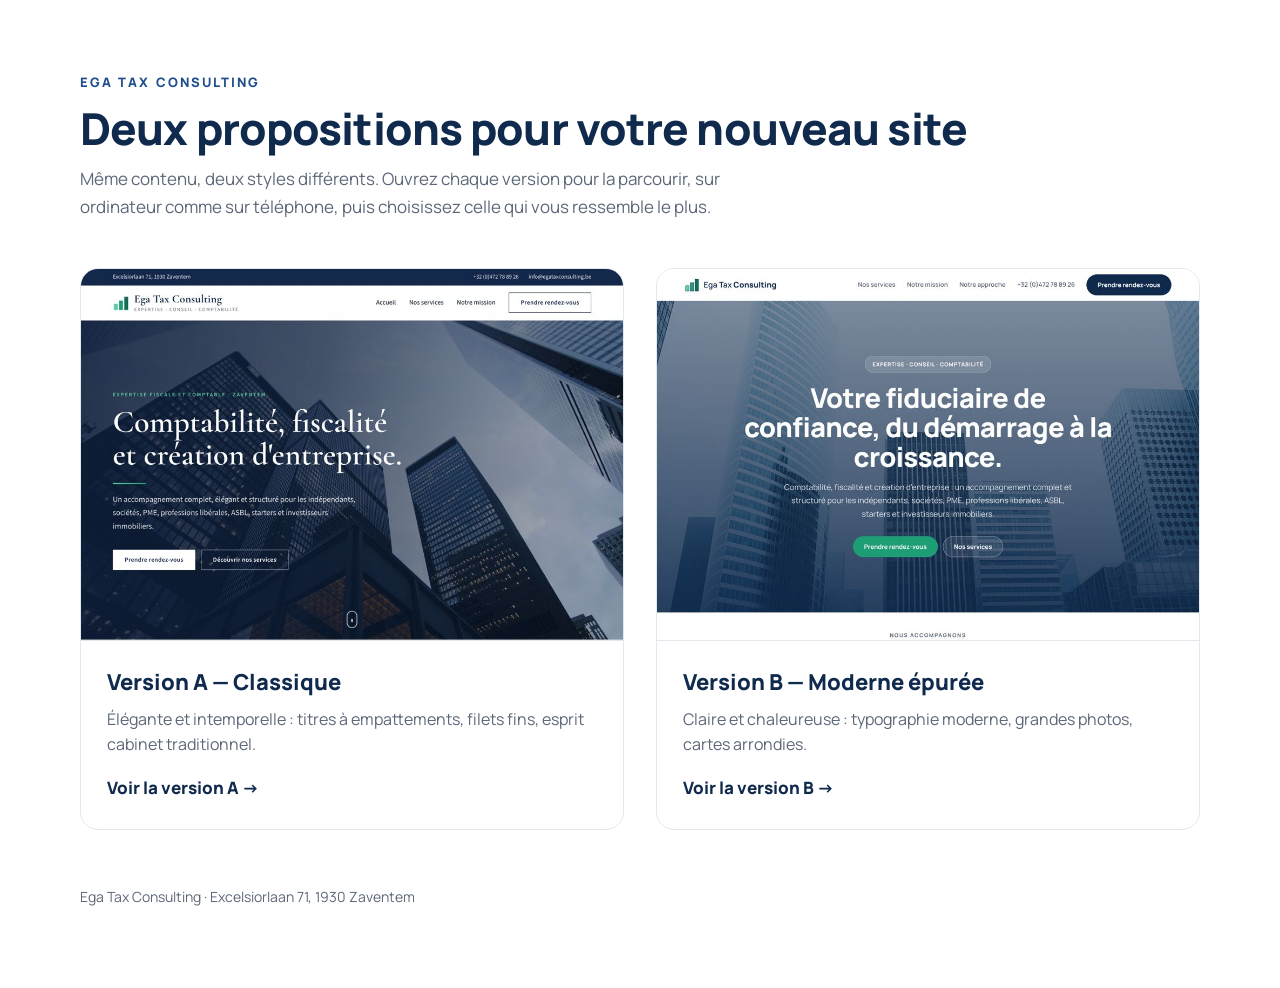
<file: index.html>
<!doctype html>
<html lang="fr">
<head>
  <meta charset="utf-8">
  <meta name="viewport" content="width=device-width, initial-scale=1">
  <title>Ega Tax Consulting — Choix du site</title>
  <meta name="robots" content="noindex">
  <link rel="icon" href="assets/favicon.svg" type="image/svg+xml">
  <link href="https://fonts.googleapis.com/css2?family=Manrope:wght@400;600;800&display=swap" rel="stylesheet">
  <style>
    *{box-sizing:border-box}
    body{margin:0;background:#fff;color:#1A2536;font:400 17px/1.6 Manrope,system-ui,sans-serif;-webkit-font-smoothing:antialiased}
    .wrap{width:min(100% - 32px,1120px);margin:0 auto;padding:72px 0 80px}
    h1{color:#0F2A4D;font-size:clamp(30px,4vw,44px);font-weight:800;letter-spacing:-.02em;margin:10px 0 12px;line-height:1.15}
    .over{font-size:13px;font-weight:800;letter-spacing:.16em;text-transform:uppercase;color:#1E4E8C;margin:0}
    .intro{color:#5C6778;max-width:640px;margin:0}
    .grid{display:grid;grid-template-columns:1fr 1fr;gap:32px;margin-top:48px}
    .opt{display:block;color:inherit;text-decoration:none;border:1px solid #E3E8EF;border-radius:18px;overflow:hidden;transition:box-shadow .3s,transform .3s}
    .opt:hover{box-shadow:0 24px 48px -24px rgba(15,42,77,.3);transform:translateY(-4px)}
    .opt img{display:block;width:100%;aspect-ratio:16/11;object-fit:cover;object-position:top;border-bottom:1px solid #E3E8EF}
    .opt div{padding:24px 26px 28px}
    .opt h2{margin:0 0 6px;color:#0F2A4D;font-size:22px;font-weight:800}
    .opt p{margin:0;color:#5C6778;font-size:16px}
    .opt span{display:inline-block;margin-top:16px;font-weight:800;color:#0F2A4D}
    footer{margin-top:56px;color:#5C6778;font-size:14px}
    @media(max-width:760px){.grid{grid-template-columns:1fr}.wrap{padding-top:48px}}
  </style>
</head>
<body>
  <main class="wrap">
    <p class="over">Ega Tax Consulting</p>
    <h1>Deux propositions pour votre nouveau site</h1>
    <p class="intro">Même contenu, deux styles différents. Ouvrez chaque version pour la parcourir, sur ordinateur comme sur téléphone, puis choisissez celle qui vous ressemble le plus.</p>
    <div class="grid">
      <a class="opt" href="version-a/">
        <img src="assets/img/apercu-version-a.jpg" alt="Aperçu de la version A" loading="lazy">
        <div><h2>Version A — Classique</h2><p>Élégante et intemporelle : titres à empattements, filets fins, esprit cabinet traditionnel.</p><span>Voir la version A →</span></div>
      </a>
      <a class="opt" href="version-b/">
        <img src="assets/img/apercu-version-b.jpg" alt="Aperçu de la version B" loading="lazy">
        <div><h2>Version B — Moderne épurée</h2><p>Claire et chaleureuse : typographie moderne, grandes photos, cartes arrondies.</p><span>Voir la version B →</span></div>
      </a>
    </div>
    <footer>Ega Tax Consulting · Excelsiorlaan 71, 1930 Zaventem</footer>
  </main>
</body>
</html>
</file>
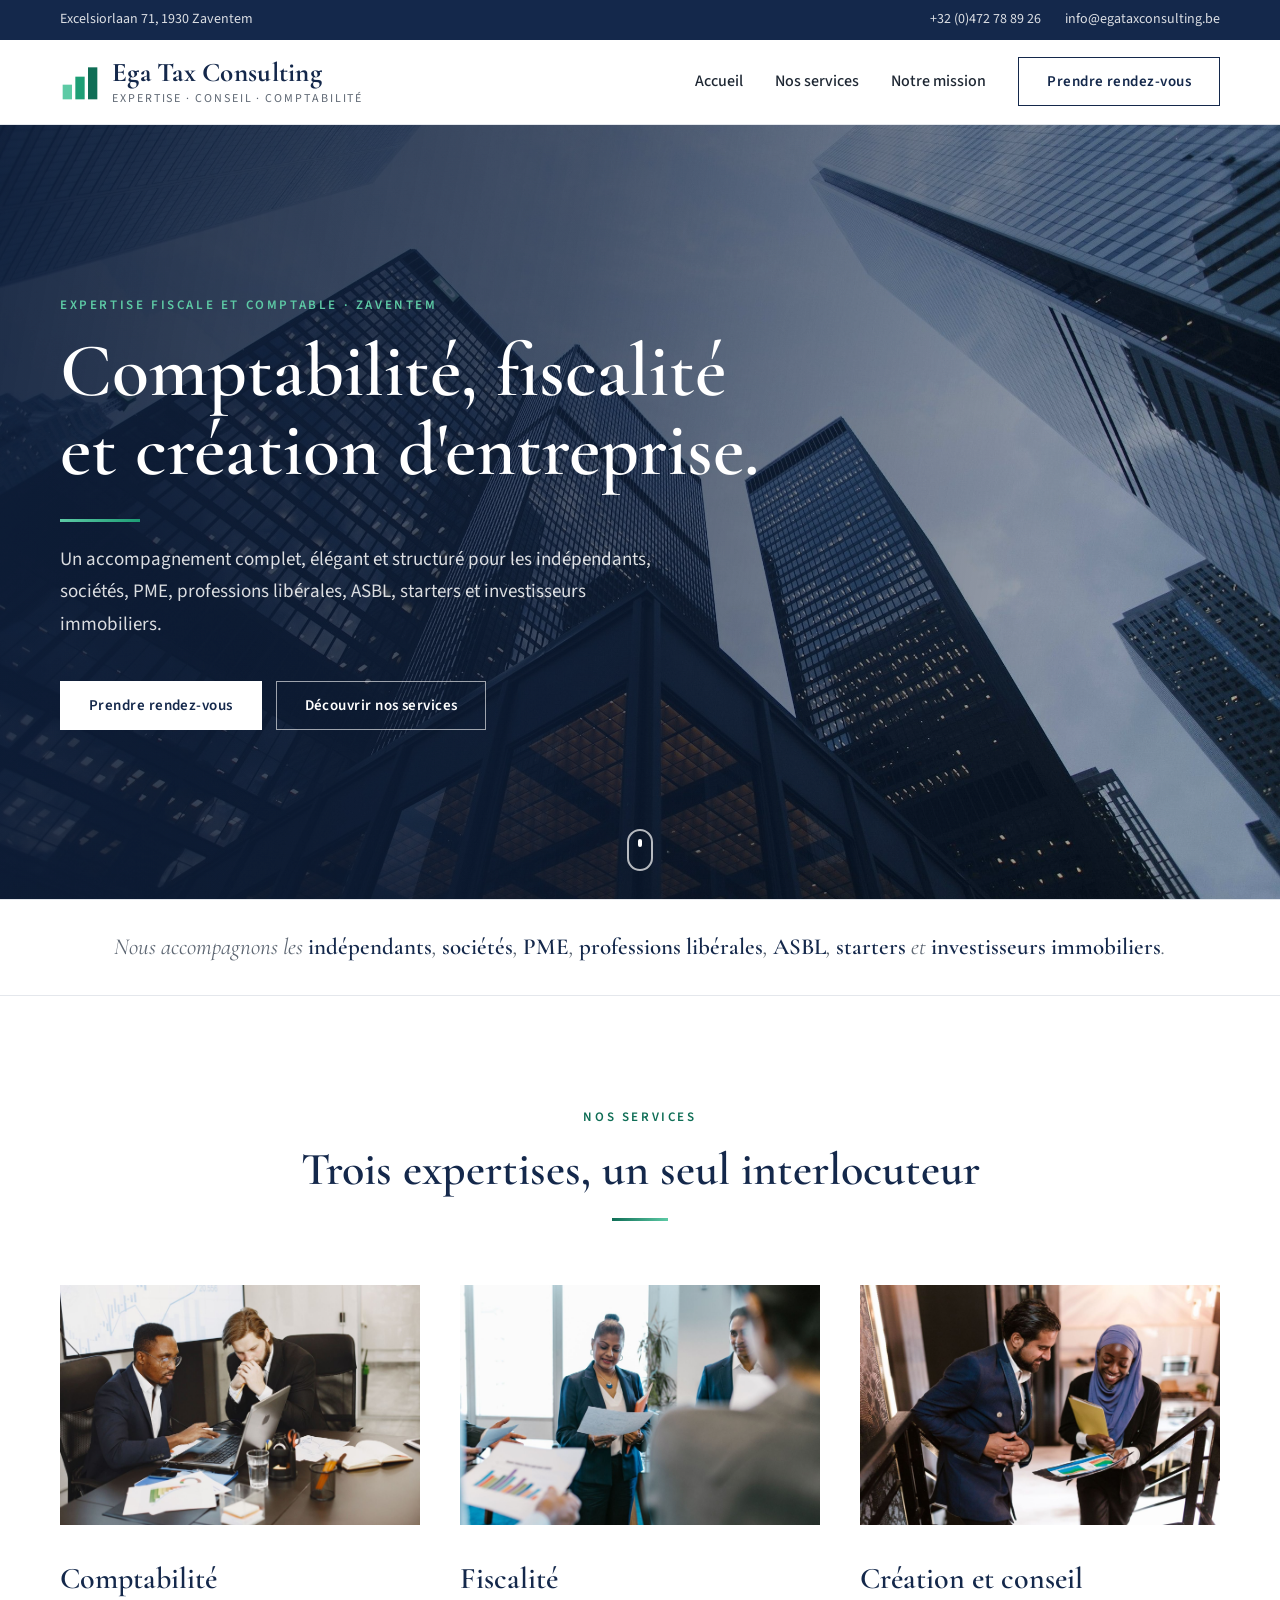
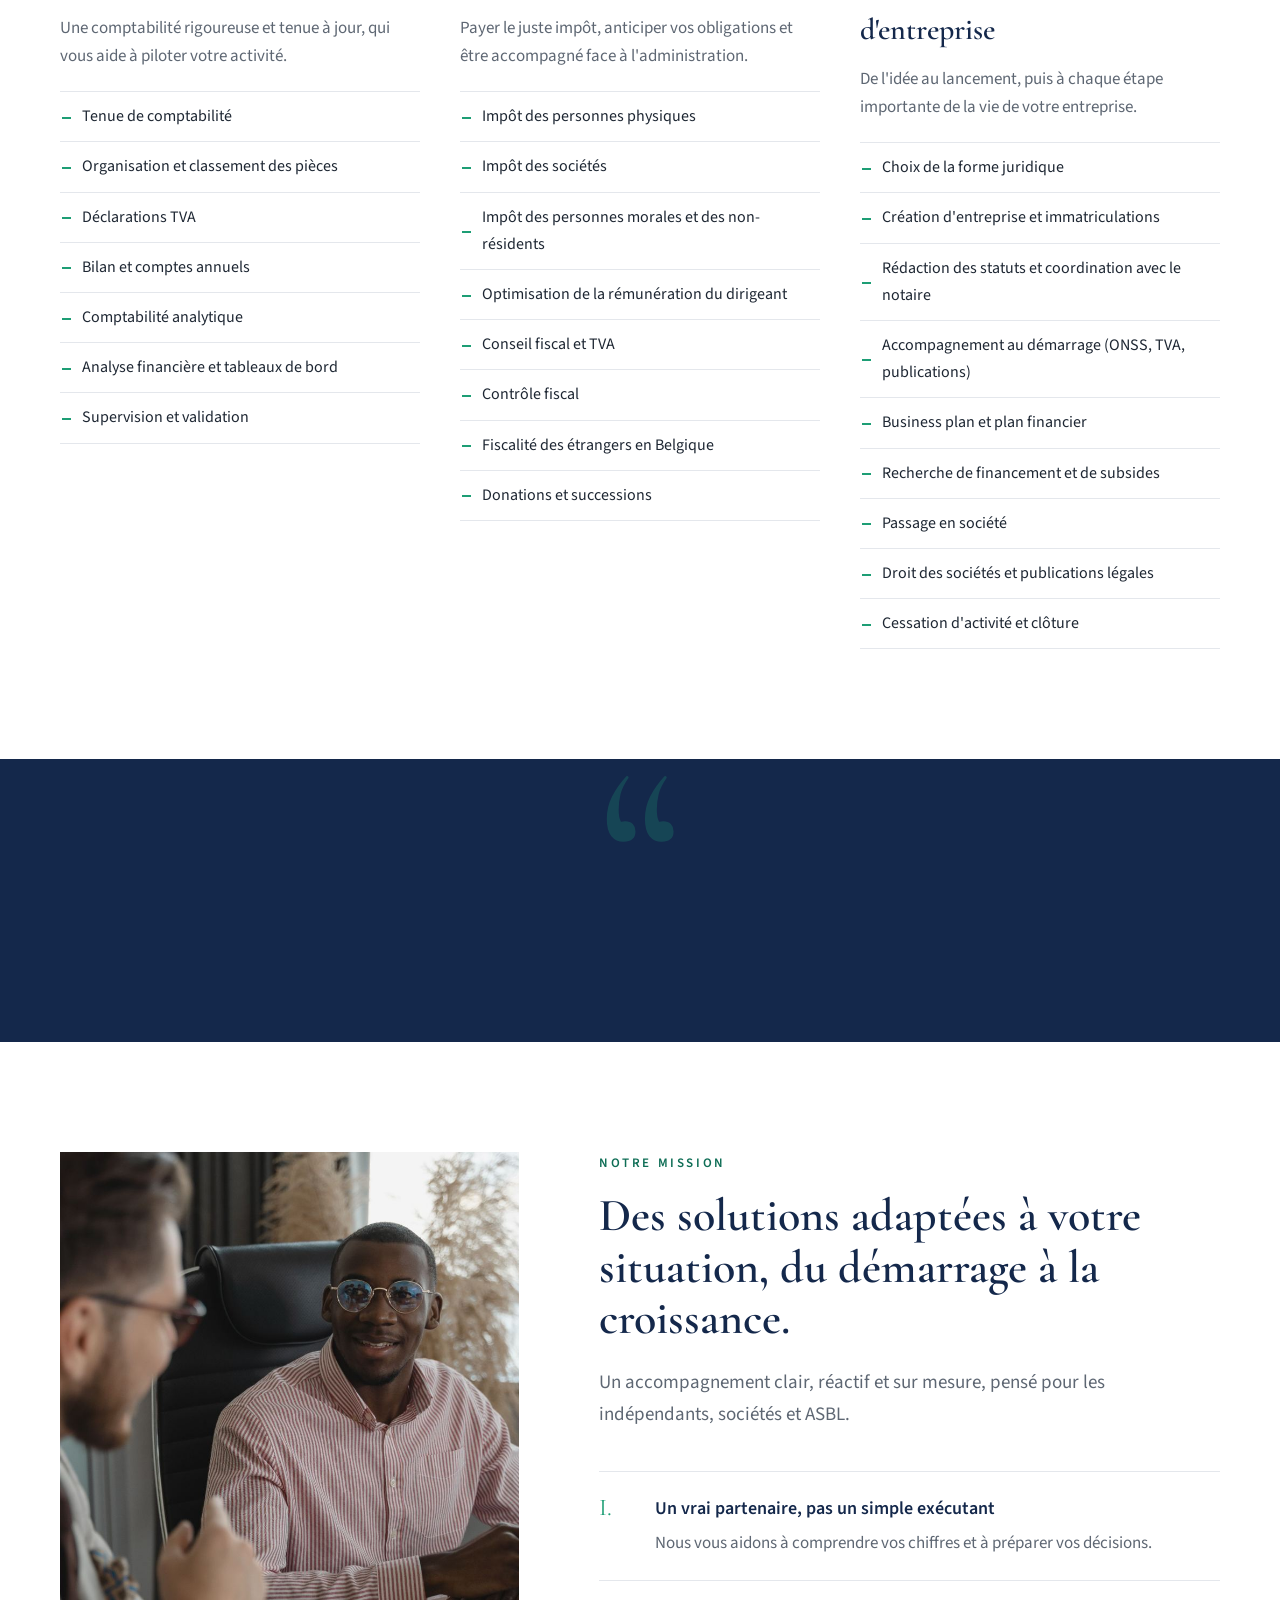
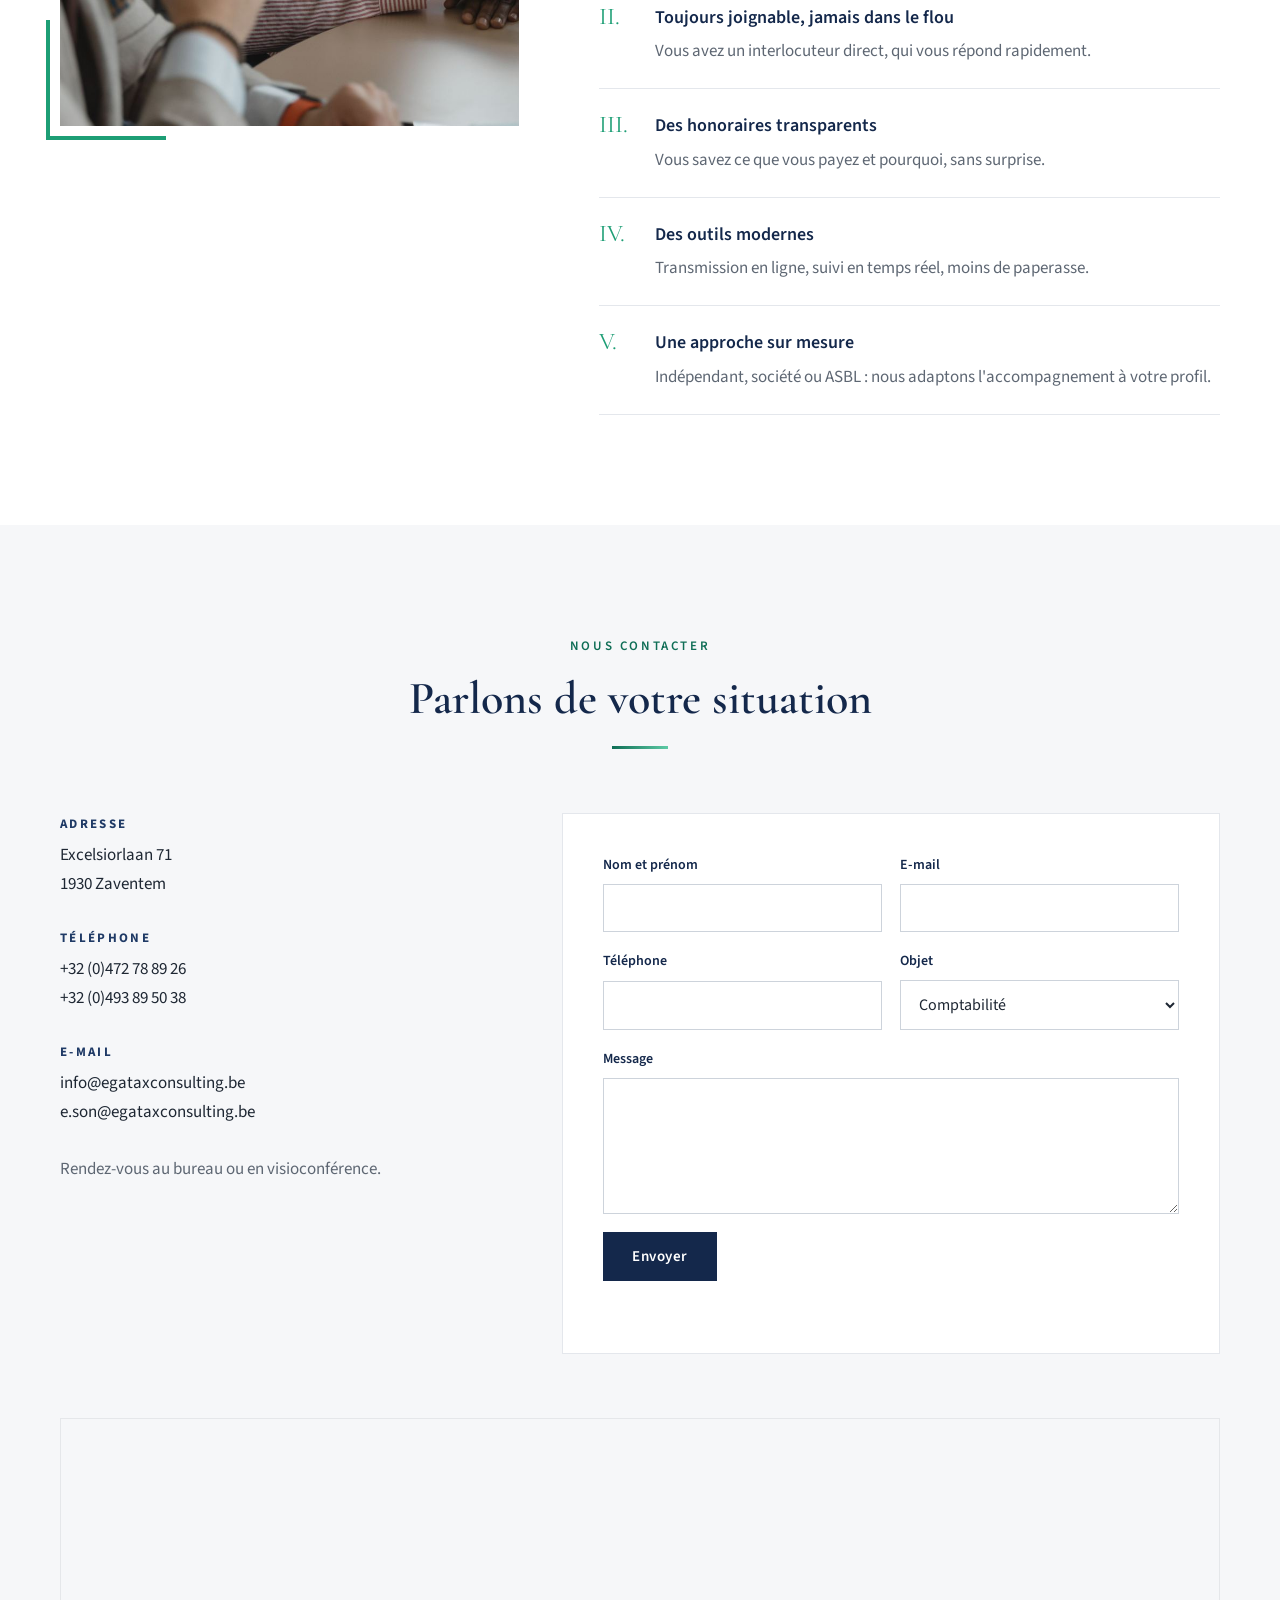
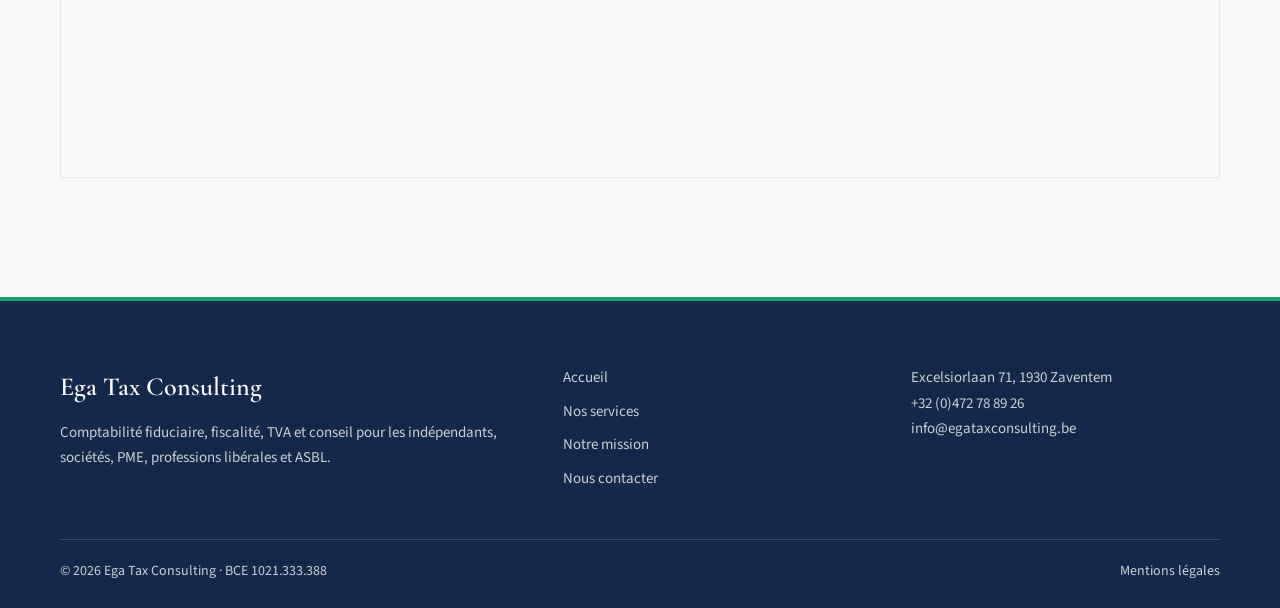
<file: version-a/index.html>
<!doctype html>
<html lang="fr">
<head>
  <meta charset="utf-8">
  <meta name="viewport" content="width=device-width, initial-scale=1">
  <title>Ega Tax Consulting — Comptabilité, fiscalité et création d'entreprise à Zaventem</title>
  <meta name="description" content="Ega Tax Consulting, fiduciaire à Zaventem : comptabilité, fiscalité, TVA et création d'entreprise pour indépendants, sociétés, PME, professions libérales et ASBL.">
  <link rel="icon" href="../assets/favicon.svg" type="image/svg+xml">
  <link rel="preconnect" href="https://fonts.googleapis.com">
  <link rel="preconnect" href="https://fonts.gstatic.com" crossorigin>
  <link href="https://fonts.googleapis.com/css2?family=Cormorant+Garamond:ital,wght@0,500;0,600;0,700;1,500&family=Source+Sans+3:wght@400;500;600&display=swap" rel="stylesheet">
  <link rel="stylesheet" href="style.css">
  <script type="application/ld+json">
  {"@context":"https://schema.org","@type":"AccountingService","name":"Ega Tax Consulting",
   "email":"info@egataxconsulting.be","telephone":["+32472788926","+32493895038"],
   "address":{"@type":"PostalAddress","streetAddress":"Excelsiorlaan 71","postalCode":"1930","addressLocality":"Zaventem","addressCountry":"BE"}}
  </script>
</head>
<body>
  <div class="topbar">
    <div class="wrap topbar__inner">
      <span>Excelsiorlaan 71, 1930 Zaventem</span>
      <span class="topbar__right">
        <a href="tel:+32472788926">+32 (0)472 78 89 26</a>
        <a href="mailto:info@egataxconsulting.be">info@egataxconsulting.be</a>
      </span>
    </div>
  </div>

  <header class="header" data-header>
    <div class="wrap header__inner">
      <a href="#accueil" class="logo">
        <span class="logo__mark" aria-hidden="true"><svg viewBox="0 0 60 60"><rect x="4" y="34" width="14" height="22" fill="#5DCAA5"/><rect x="23" y="22" width="14" height="34" fill="#1D9E75"/><rect x="42" y="8" width="14" height="48" fill="#0F6E56"/></svg></span>
        <span class="logo__text"><span class="logo__name">Ega Tax Consulting</span>
        <span class="logo__tag">Expertise · Conseil · Comptabilité</span></span>
      </a>
      <nav class="nav" data-menu aria-label="Navigation principale">
        <a href="#accueil">Accueil</a>
        <a href="#services">Nos services</a>
        <a href="#mission">Notre mission</a>
        <a href="#contact" class="btn btn--outline nav__btn">Prendre rendez-vous</a>
      </nav>
      <button class="burger" data-burger aria-label="Ouvrir le menu" aria-expanded="false"><span></span><span></span><span></span></button>
    </div>
  </header>

  <main>
    <!-- Accueil -->
    <section class="hero" id="accueil">
      <div class="hero__bg" aria-hidden="true"><img src="../assets/img/hero-immeuble-a.jpg" alt="" width="2400" height="1600" fetchpriority="high"></div>
      <div class="wrap hero__content">
        <p class="overline overline--light hero__in" style="--d:.1s">Expertise fiscale et comptable · Zaventem</p>
        <h1 class="hero__in" style="--d:.25s">Comptabilité, fiscalité<br>et création d'entreprise.</h1>
        <span class="hero__rule hero__in" style="--d:.4s" aria-hidden="true"></span>
        <p class="lead hero__in" style="--d:.5s">Un accompagnement complet, élégant et structuré pour les indépendants, sociétés, PME, professions libérales, ASBL, starters et investisseurs immobiliers.</p>
        <div class="hero__actions hero__in" style="--d:.65s">
          <a href="#contact" class="btn btn--light">Prendre rendez-vous</a>
          <a href="#services" class="btn btn--ghost">Découvrir nos services</a>
        </div>
      </div>
      <a href="#services" class="hero__scroll" aria-label="Défiler vers nos services"><span></span></a>
    </section>

    <section class="audience">
      <div class="wrap">
        <p>Nous accompagnons les <strong>indépendants</strong>, <strong>sociétés</strong>, <strong>PME</strong>, <strong>professions libérales</strong>, <strong>ASBL</strong>, <strong>starters</strong> et <strong>investisseurs immobiliers</strong>.</p>
      </div>
    </section>

    <!-- Services -->
    <section class="section" id="services">
      <div class="wrap">
        <header class="head fade">
          <p class="overline">Nos services</p>
          <h2>Trois expertises, un seul interlocuteur</h2>
          <span class="rule" aria-hidden="true"></span>
        </header>
        <div class="services">
          <article class="service fade" style="--d:.0s">
            <figure><img src="../assets/img/analyse-ordinateur.jpg" alt="Deux conseillers analysent une comptabilité sur ordinateur" width="1600" height="1066" loading="lazy"></figure>
            <h3>Comptabilité</h3>
            <p>Une comptabilité rigoureuse et tenue à jour, qui vous aide à piloter votre activité.</p>
            <ul>
              <li>Tenue de comptabilité</li>
              <li>Organisation et classement des pièces</li>
              <li>Déclarations TVA</li>
              <li>Bilan et comptes annuels</li>
              <li>Comptabilité analytique</li>
              <li>Analyse financière et tableaux de bord</li>
              <li>Supervision et validation</li>
            </ul>
          </article>
          <article class="service fade" style="--d:.15s">
            <figure><img src="../assets/img/reunion-dossier.jpg" alt="Conseillère étudiant un dossier fiscal en réunion" width="1600" height="1067" loading="lazy"></figure>
            <h3>Fiscalité</h3>
            <p>Payer le juste impôt, anticiper vos obligations et être accompagné face à l'administration.</p>
            <ul>
              <li>Impôt des personnes physiques</li>
              <li>Impôt des sociétés</li>
              <li>Impôt des personnes morales et des non-résidents</li>
              <li>Optimisation de la rémunération du dirigeant</li>
              <li>Conseil fiscal et TVA</li>
              <li>Contrôle fiscal</li>
              <li>Fiscalité des étrangers en Belgique</li>
              <li>Donations et successions</li>
            </ul>
          </article>
          <article class="service fade" style="--d:.3s">
            <figure><img src="../assets/img/echange-documents.jpg" alt="Échange autour du dossier d'un entrepreneur" width="1600" height="1066" loading="lazy"></figure>
            <h3>Création et conseil d'entreprise</h3>
            <p>De l'idée au lancement, puis à chaque étape importante de la vie de votre entreprise.</p>
            <ul>
              <li>Choix de la forme juridique</li>
              <li>Création d'entreprise et immatriculations</li>
              <li>Rédaction des statuts et coordination avec le notaire</li>
              <li>Accompagnement au démarrage (ONSS, TVA, publications)</li>
              <li>Business plan et plan financier</li>
              <li>Recherche de financement et de subsides</li>
              <li>Passage en société</li>
              <li>Droit des sociétés et publications légales</li>
              <li>Cessation d'activité et clôture</li>
            </ul>
          </article>
        </div>
      </div>
    </section>

    <!-- Citation -->
    <section class="quote">
      <div class="wrap fade">
        <blockquote>« Un vrai partenaire, pas un simple exécutant : nous vous aidons à comprendre vos chiffres et à préparer vos décisions. »</blockquote>
      </div>
    </section>

    <!-- Mission -->
    <section class="section" id="mission">
      <div class="wrap mission">
        <figure class="mission__img fade">
          <img src="../assets/img/rendez-vous-client.jpg" alt="Rendez-vous chaleureux avec un client au bureau" width="1600" height="1066" loading="lazy">
        </figure>
        <div class="mission__text fade">
          <p class="overline">Notre mission</p>
          <h2>Des solutions adaptées à votre situation, du démarrage à la croissance.</h2>
          <p class="lead">Un accompagnement clair, réactif et sur mesure, pensé pour les indépendants, sociétés et ASBL.</p>
          <ol class="values">
            <li><h3>Un vrai partenaire, pas un simple exécutant</h3><p>Nous vous aidons à comprendre vos chiffres et à préparer vos décisions.</p></li>
            <li><h3>Toujours joignable, jamais dans le flou</h3><p>Vous avez un interlocuteur direct, qui vous répond rapidement.</p></li>
            <li><h3>Des honoraires transparents</h3><p>Vous savez ce que vous payez et pourquoi, sans surprise.</p></li>
            <li><h3>Des outils modernes</h3><p>Transmission en ligne, suivi en temps réel, moins de paperasse.</p></li>
            <li><h3>Une approche sur mesure</h3><p>Indépendant, société ou ASBL : nous adaptons l'accompagnement à votre profil.</p></li>
          </ol>
        </div>
      </div>
    </section>

    <!-- Contact -->
    <section class="section section--soft" id="contact">
      <div class="wrap">
        <header class="head fade">
          <p class="overline">Nous contacter</p>
          <h2>Parlons de votre situation</h2>
          <span class="rule" aria-hidden="true"></span>
        </header>
        <div class="contact">
          <div class="contact__info fade">
            <div>
              <h3>Adresse</h3>
              <p>Excelsiorlaan 71<br>1930 Zaventem</p>
            </div>
            <div>
              <h3>Téléphone</h3>
              <p><a href="tel:+32472788926">+32 (0)472 78 89 26</a><br><a href="tel:+32493895038">+32 (0)493 89 50 38</a></p>
            </div>
            <div>
              <h3>E-mail</h3>
              <p><a href="mailto:info@egataxconsulting.be">info@egataxconsulting.be</a><br><a href="mailto:e.son@egataxconsulting.be">e.son@egataxconsulting.be</a></p>
            </div>
            <p class="muted">Rendez-vous au bureau ou en visioconférence.</p>
          </div>
          <form class="form fade" data-contact novalidate>
            <div class="form__row">
              <label>Nom et prénom<input name="nom" autocomplete="name" required></label>
              <label>E-mail<input name="email" type="email" autocomplete="email" required></label>
            </div>
            <div class="form__row">
              <label>Téléphone<input name="tel" type="tel" autocomplete="tel"></label>
              <label>Objet
                <select name="objet">
                  <option>Comptabilité</option><option>Fiscalité</option><option>Création d'entreprise</option><option>Autre demande</option>
                </select>
              </label>
            </div>
            <label>Message<textarea name="message" rows="5" required></textarea></label>
            <button class="btn btn--solid" type="submit">Envoyer</button>
            <p class="form__note" data-note role="status"></p>
          </form>
        </div>
      </div>
      <div class="map wrap fade">
        <iframe title="Plan d'accès — Excelsiorlaan 71, Zaventem" src="https://www.google.com/maps?q=Excelsiorlaan+71,+1930+Zaventem&amp;output=embed" loading="lazy" referrerpolicy="no-referrer-when-downgrade"></iframe>
      </div>
    </section>
  </main>

  <footer class="footer">
    <div class="wrap footer__inner">
      <div>
        <p class="footer__name">Ega Tax Consulting</p>
        <p>Comptabilité fiduciaire, fiscalité, TVA et conseil pour les indépendants, sociétés, PME, professions libérales et ASBL.</p>
      </div>
      <nav aria-label="Pied de page">
        <a href="#accueil">Accueil</a><a href="#services">Nos services</a><a href="#mission">Notre mission</a><a href="#contact">Nous contacter</a>
      </nav>
      <div>
        <p>Excelsiorlaan 71, 1930 Zaventem</p>
        <p><a href="tel:+32472788926">+32 (0)472 78 89 26</a></p>
        <p><a href="mailto:info@egataxconsulting.be">info@egataxconsulting.be</a></p>
      </div>
    </div>
    <div class="wrap footer__bottom">
      <span>© <span id="year"></span> Ega Tax Consulting · BCE 1021.333.388</span>
      <a href="../mentions-legales.html">Mentions légales</a>
    </div>
  </footer>
  <script src="../assets/common.js" defer></script>
</body>
</html>
</file>
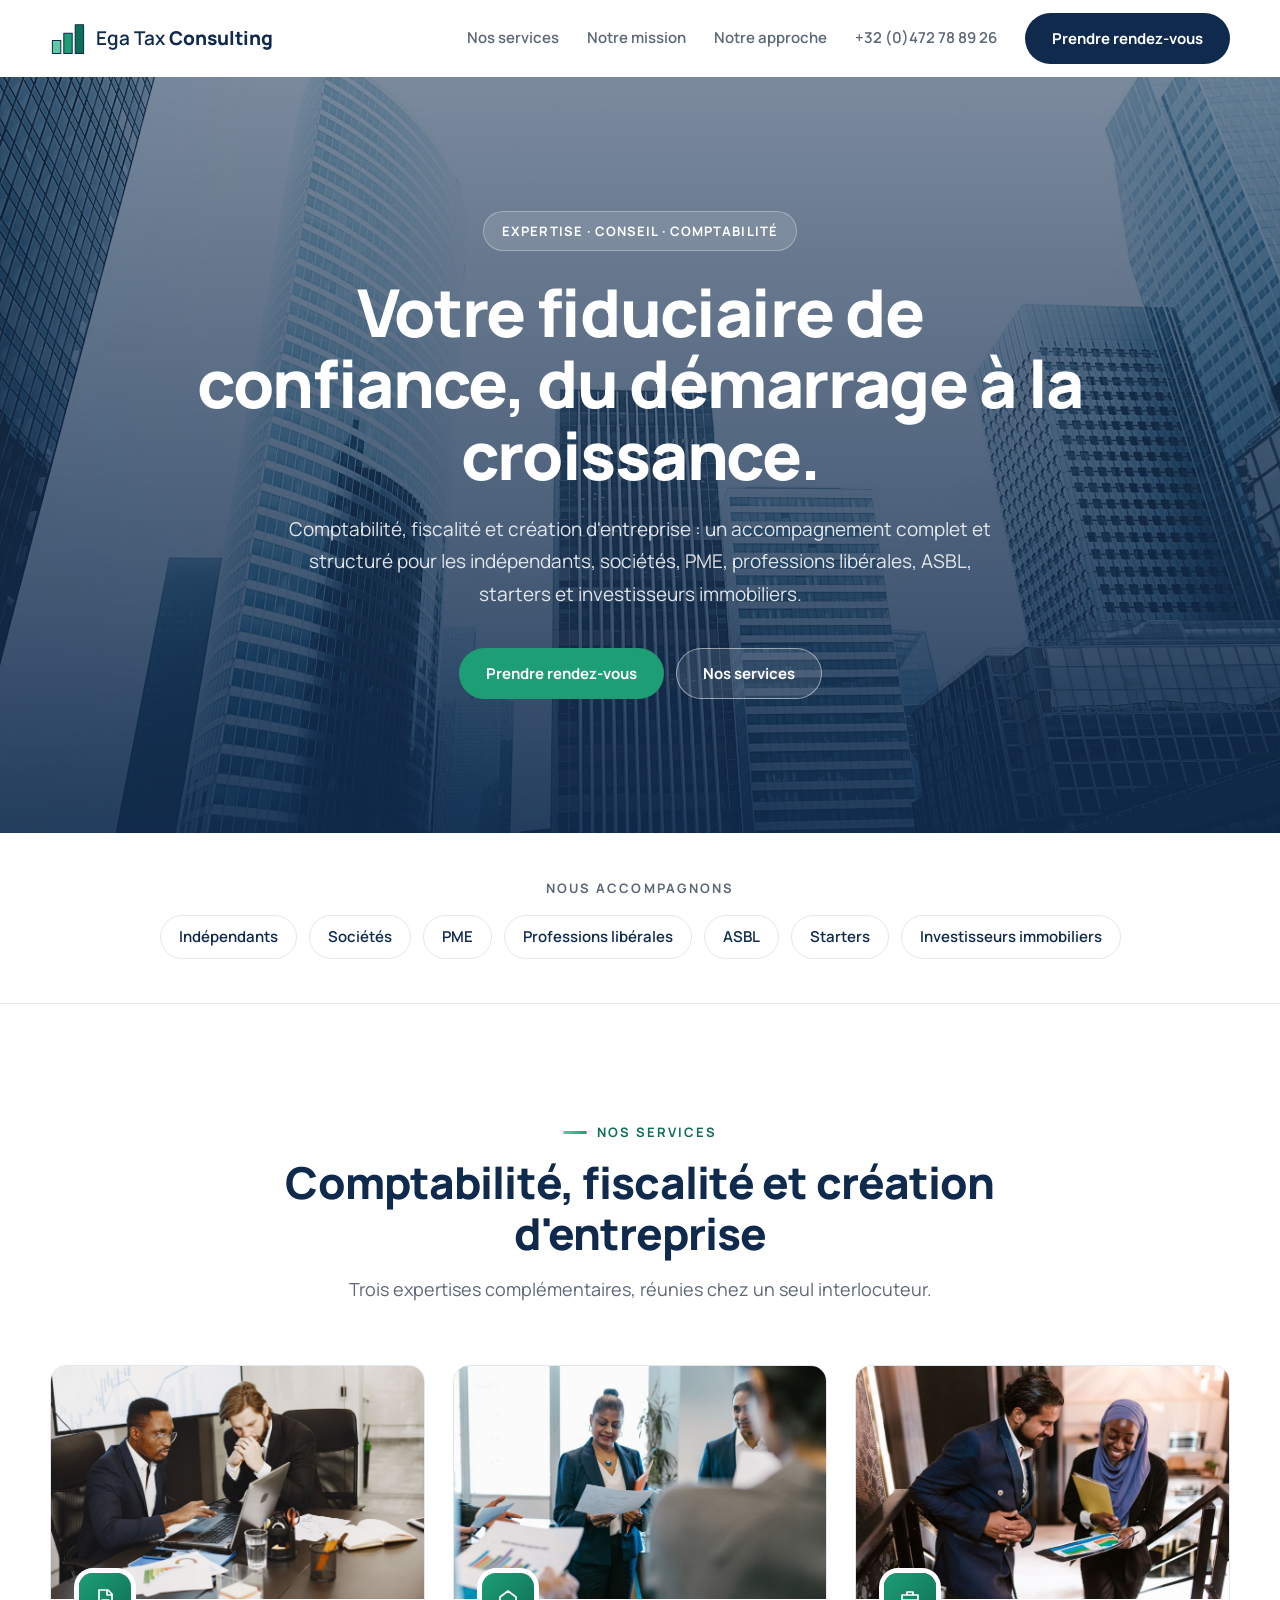
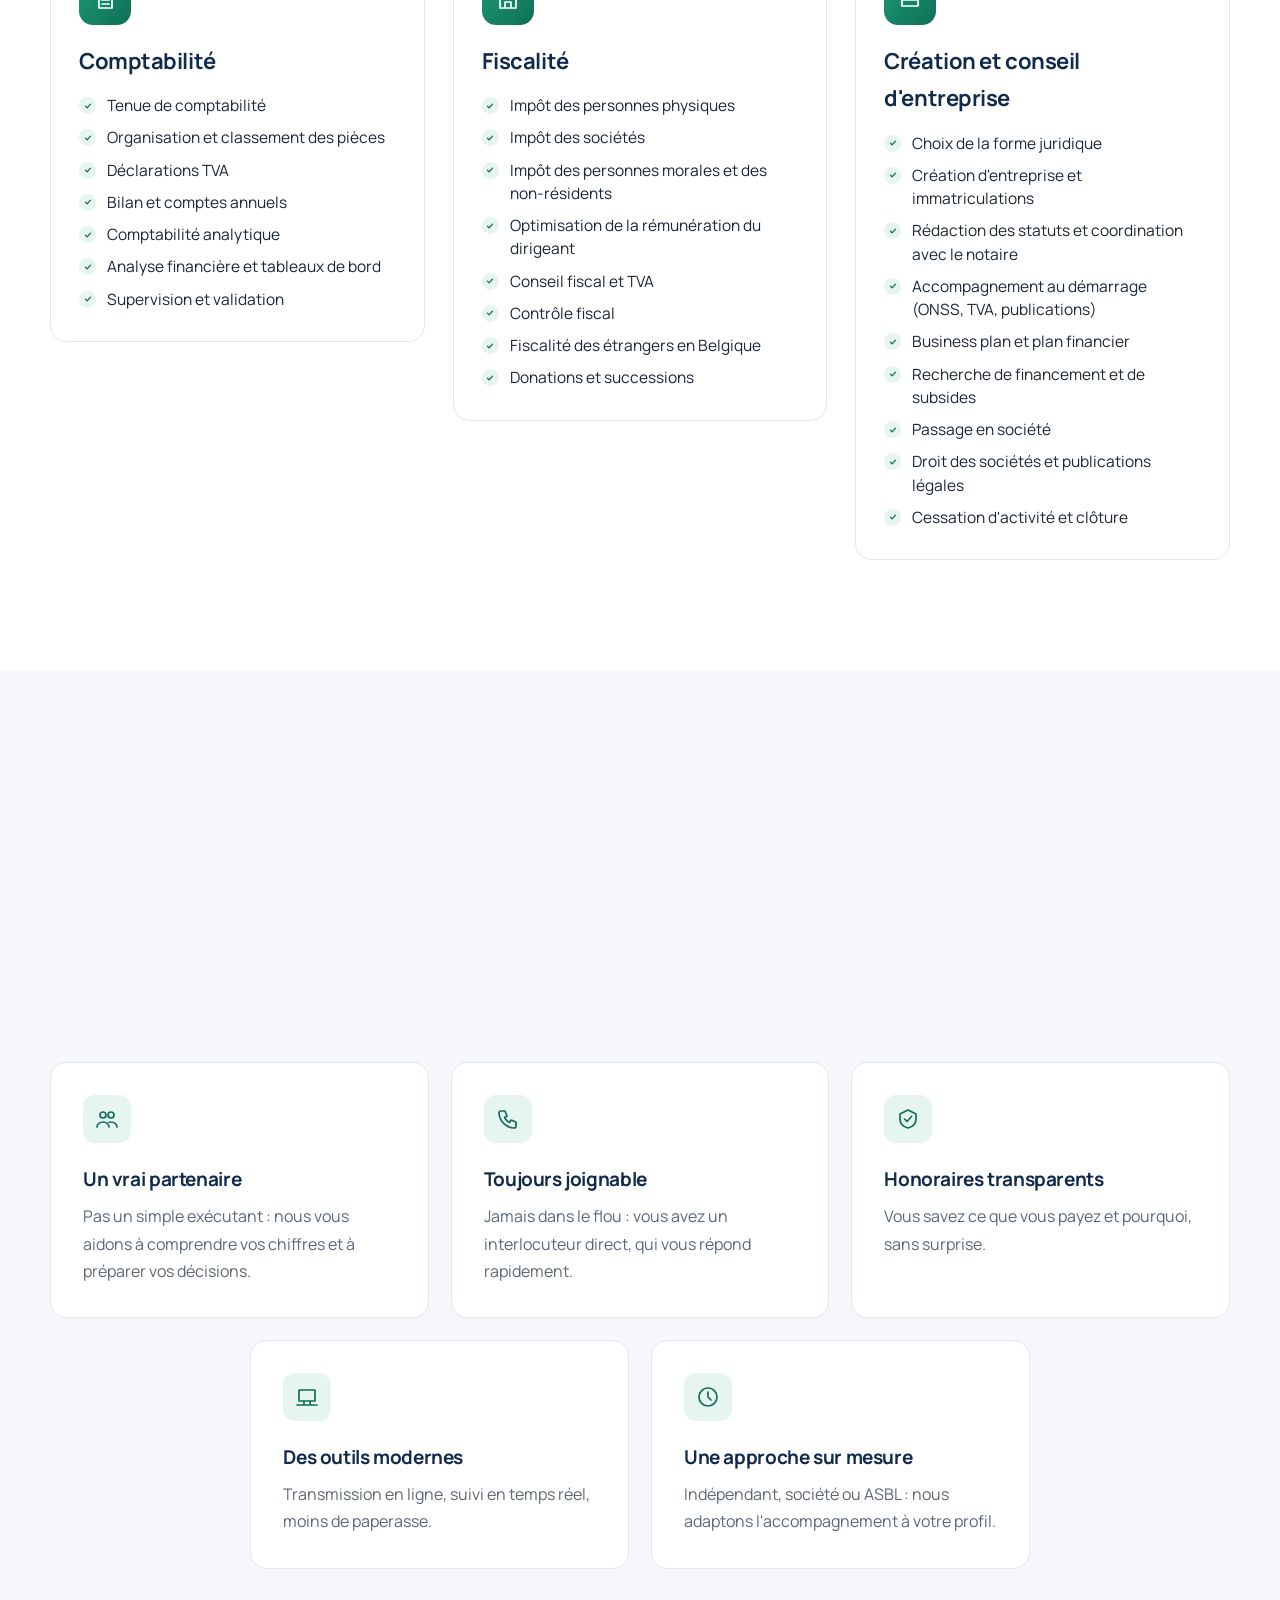
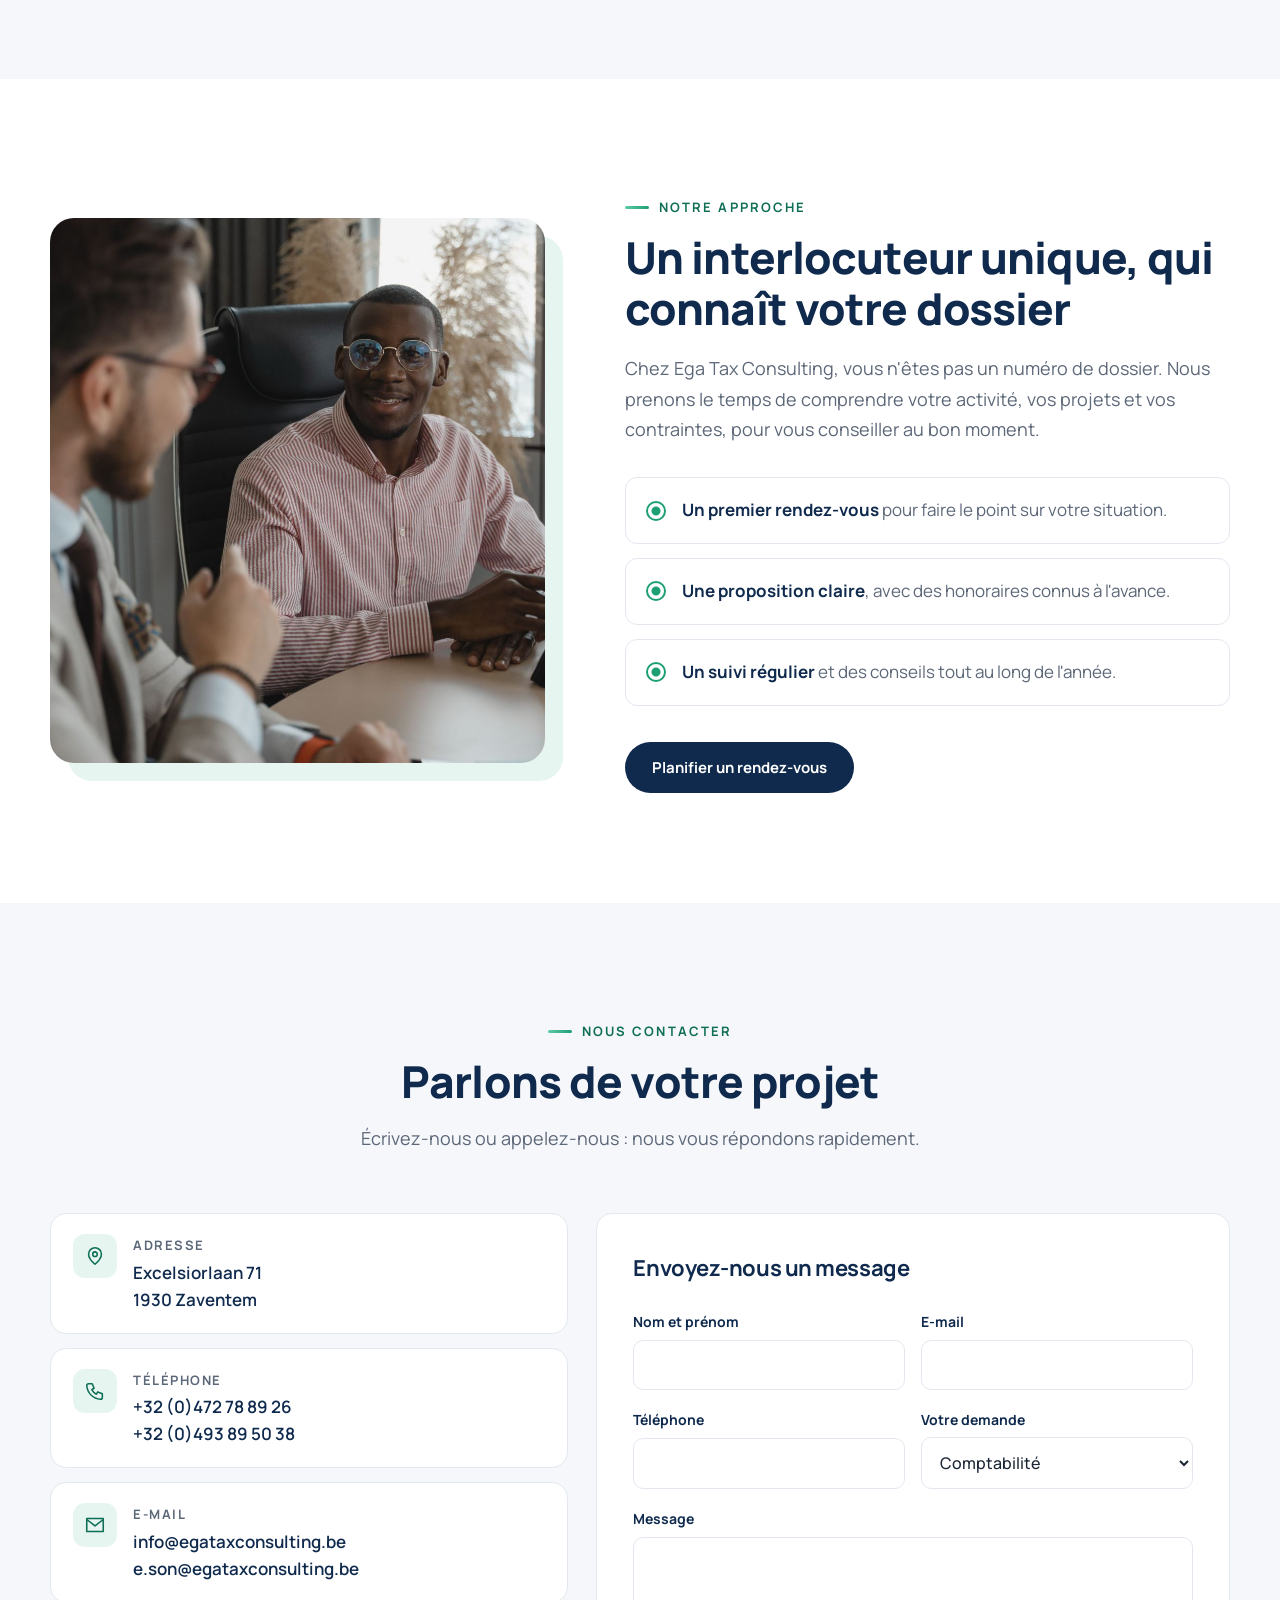
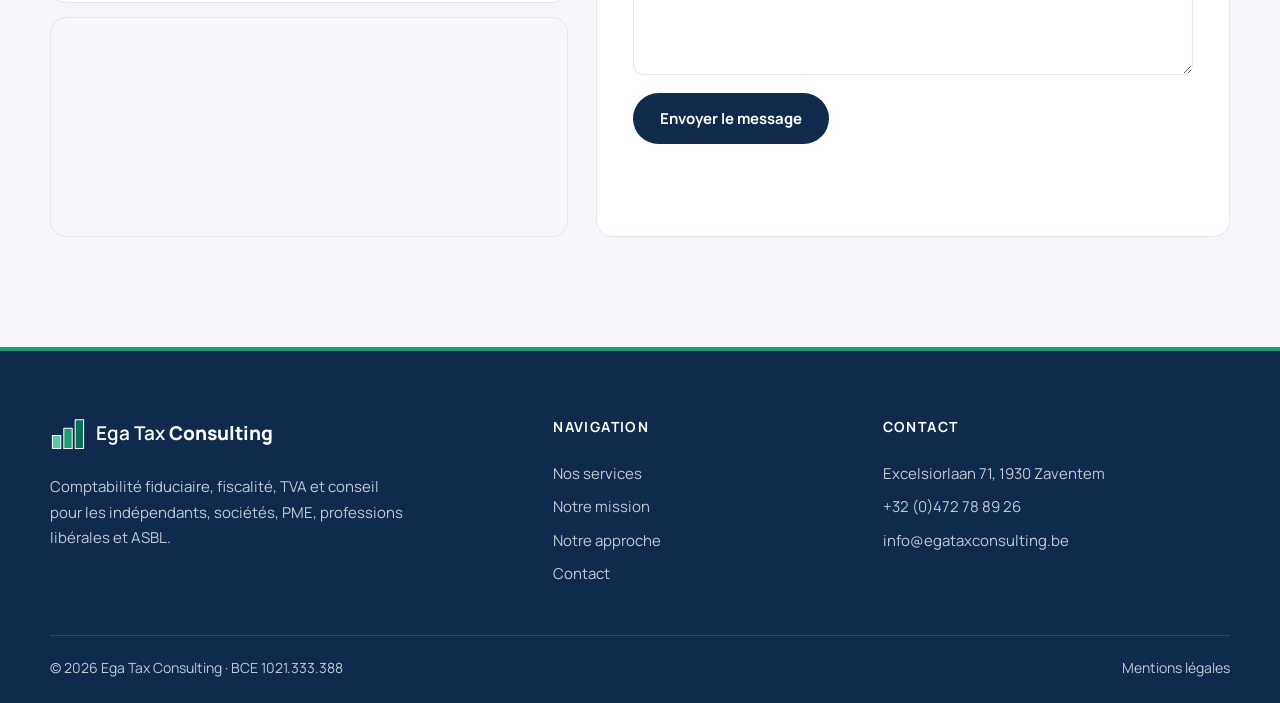
<file: version-b/index.html>
<!doctype html>
<html lang="fr">
<head>
  <meta charset="utf-8">
  <meta name="viewport" content="width=device-width, initial-scale=1">
  <title>Ega Tax Consulting — Fiduciaire à Zaventem</title>
  <meta name="description" content="Ega Tax Consulting, fiduciaire à Zaventem : comptabilité, fiscalité, TVA et création d'entreprise pour indépendants, sociétés, PME, professions libérales et ASBL.">
  <link rel="icon" href="../assets/favicon.svg" type="image/svg+xml">
  <link rel="preconnect" href="https://fonts.googleapis.com">
  <link rel="preconnect" href="https://fonts.gstatic.com" crossorigin>
  <link href="https://fonts.googleapis.com/css2?family=Manrope:wght@400;500;600;700;800&display=swap" rel="stylesheet">
  <link rel="stylesheet" href="style.css">
  <script type="application/ld+json">
  {"@context":"https://schema.org","@type":"AccountingService","name":"Ega Tax Consulting",
   "email":"info@egataxconsulting.be","telephone":["+32472788926","+32493895038"],
   "address":{"@type":"PostalAddress","streetAddress":"Excelsiorlaan 71","postalCode":"1930","addressLocality":"Zaventem","addressCountry":"BE"}}
  </script>
</head>
<body>
  <header class="header" data-header>
    <div class="wrap header__inner">
      <a href="#accueil" class="logo" aria-label="Ega Tax Consulting — accueil">
        <span class="logo__mark" aria-hidden="true"><svg viewBox="0 0 60 60"><rect x="4" y="34" width="14" height="22" fill="#5DCAA5"/><rect x="23" y="22" width="14" height="34" fill="#1D9E75"/><rect x="42" y="8" width="14" height="48" fill="#0F6E56"/></svg></span>
        <span>Ega Tax <b>Consulting</b></span>
      </a>
      <nav class="nav" data-menu aria-label="Navigation principale">
        <a href="#services">Nos services</a>
        <a href="#mission">Notre mission</a>
        <a href="#approche">Notre approche</a>
        <a href="tel:+32472788926" class="nav__tel">+32 (0)472 78 89 26</a>
        <a href="#contact" class="btn btn--dark nav__btn">Prendre rendez-vous</a>
      </nav>
      <button class="burger" data-burger aria-label="Ouvrir le menu" aria-expanded="false"><span></span><span></span></button>
    </div>
  </header>

  <main>
    <!-- Accueil -->
    <section class="hero" id="accueil">
      <div class="hero__bg" aria-hidden="true"><img src="../assets/img/hero-immeuble-b.jpg" alt="" width="2400" height="1594" fetchpriority="high"></div>
      <div class="wrap hero__text">
        <p class="badge hero__in" style="--d:.1s">Expertise · Conseil · Comptabilité</p>
        <h1 class="hero__in" style="--d:.25s">Votre fiduciaire de confiance, du démarrage à la croissance.</h1>
        <p class="lead hero__in" style="--d:.45s">Comptabilité, fiscalité et création d'entreprise : un accompagnement complet et structuré pour les indépendants, sociétés, PME, professions libérales, ASBL, starters et investisseurs immobiliers.</p>
        <div class="hero__actions hero__in" style="--d:.6s">
          <a href="#contact" class="btn btn--green">Prendre rendez-vous</a>
          <a href="#services" class="btn btn--glass">Nos services</a>
        </div>
      </div>
    </section>

    <!-- Profils -->
    <section class="profiles">
      <div class="wrap">
        <p class="profiles__title">Nous accompagnons</p>
        <ul>
          <li>Indépendants</li><li>Sociétés</li><li>PME</li><li>Professions libérales</li><li>ASBL</li><li>Starters</li><li>Investisseurs immobiliers</li>
        </ul>
      </div>
    </section>

    <!-- Services -->
    <section class="section" id="services">
      <div class="wrap">
        <header class="head fade">
          <p class="eyebrow">Nos services</p>
          <h2>Comptabilité, fiscalité et création d'entreprise</h2>
          <p>Trois expertises complémentaires, réunies chez un seul interlocuteur.</p>
        </header>
        <div class="cards">
          <article class="card fade" style="--d:0s">
            <img src="../assets/img/analyse-ordinateur.jpg" alt="Deux conseillers analysent une comptabilité sur ordinateur" width="1600" height="1066" loading="lazy">
            <div class="card__body">
              <span class="card__icon" aria-hidden="true"><svg viewBox="0 0 24 24"><path d="M6 3h9l4 4v14H6z M14 3v5h5 M9 13h7 M9 17h7"/></svg></span>
              <h3>Comptabilité</h3>
              <ul>
                <li>Tenue de comptabilité</li>
                <li>Organisation et classement des pièces</li>
                <li>Déclarations TVA</li>
                <li>Bilan et comptes annuels</li>
                <li>Comptabilité analytique</li>
                <li>Analyse financière et tableaux de bord</li>
                <li>Supervision et validation</li>
              </ul>
            </div>
          </article>
          <article class="card fade" style="--d:.12s">
            <img src="../assets/img/reunion-dossier.jpg" alt="Conseillère étudiant un dossier fiscal en réunion" width="1600" height="1067" loading="lazy">
            <div class="card__body">
              <span class="card__icon" aria-hidden="true"><svg viewBox="0 0 24 24"><path d="M4 21V10l8-6 8 6v11z M9 21v-6h6v6"/></svg></span>
              <h3>Fiscalité</h3>
              <ul>
                <li>Impôt des personnes physiques</li>
                <li>Impôt des sociétés</li>
                <li>Impôt des personnes morales et des non-résidents</li>
                <li>Optimisation de la rémunération du dirigeant</li>
                <li>Conseil fiscal et TVA</li>
                <li>Contrôle fiscal</li>
                <li>Fiscalité des étrangers en Belgique</li>
                <li>Donations et successions</li>
              </ul>
            </div>
          </article>
          <article class="card fade" style="--d:.24s">
            <img src="../assets/img/echange-documents.jpg" alt="Échange autour du dossier d'un entrepreneur" width="1600" height="1066" loading="lazy">
            <div class="card__body">
              <span class="card__icon" aria-hidden="true"><svg viewBox="0 0 24 24"><path d="M4 8h16v11H4z M9 8V5h6v3 M4 13h16"/></svg></span>
              <h3>Création et conseil d'entreprise</h3>
              <ul>
                <li>Choix de la forme juridique</li>
                <li>Création d'entreprise et immatriculations</li>
                <li>Rédaction des statuts et coordination avec le notaire</li>
                <li>Accompagnement au démarrage (ONSS, TVA, publications)</li>
                <li>Business plan et plan financier</li>
                <li>Recherche de financement et de subsides</li>
                <li>Passage en société</li>
                <li>Droit des sociétés et publications légales</li>
                <li>Cessation d'activité et clôture</li>
              </ul>
            </div>
          </article>
        </div>
      </div>
    </section>

    <!-- Mission -->
    <section class="section section--soft" id="mission">
      <div class="wrap">
        <header class="head fade">
          <p class="eyebrow">Pourquoi nous choisir</p>
          <h2>Des solutions adaptées à votre situation</h2>
          <p>Un accompagnement clair, réactif et sur mesure, pensé pour les indépendants, sociétés et ASBL.</p>
        </header>
        <div class="values">
          <article class="value fade" style="--d:0s">
            <span class="value__icon" aria-hidden="true"><svg viewBox="0 0 24 24"><path d="M8 11a3 3 0 100-6 3 3 0 000 6z M16 11a3 3 0 100-6 3 3 0 000 6z M2 20c0-3 3-5 6-5s6 2 6 5 M14 15.3c.6-.2 1.3-.3 2-.3 3 0 6 2 6 5"/></svg></span>
            <h3>Un vrai partenaire</h3>
            <p>Pas un simple exécutant : nous vous aidons à comprendre vos chiffres et à préparer vos décisions.</p>
          </article>
          <article class="value fade" style="--d:.1s">
            <span class="value__icon" aria-hidden="true"><svg viewBox="0 0 24 24"><path d="M5 4h4l2 5-2.5 1.5a11 11 0 005 5L15 13l5 2v4a2 2 0 01-2 2A16 16 0 013 6a2 2 0 012-2z"/></svg></span>
            <h3>Toujours joignable</h3>
            <p>Jamais dans le flou : vous avez un interlocuteur direct, qui vous répond rapidement.</p>
          </article>
          <article class="value fade" style="--d:.2s">
            <span class="value__icon" aria-hidden="true"><svg viewBox="0 0 24 24"><path d="M12 3l8 4v5c0 5-3.5 8-8 9-4.5-1-8-4-8-9V7z M8.5 12l2.5 2.5 4.5-5"/></svg></span>
            <h3>Honoraires transparents</h3>
            <p>Vous savez ce que vous payez et pourquoi, sans surprise.</p>
          </article>
          <article class="value fade" style="--d:.3s">
            <span class="value__icon" aria-hidden="true"><svg viewBox="0 0 24 24"><path d="M4 5h16v11H4z M2 20h20 M9 16v4 M15 16v4"/></svg></span>
            <h3>Des outils modernes</h3>
            <p>Transmission en ligne, suivi en temps réel, moins de paperasse.</p>
          </article>
          <article class="value fade" style="--d:.4s">
            <span class="value__icon" aria-hidden="true"><svg viewBox="0 0 24 24"><path d="M12 3a9 9 0 100 18 9 9 0 000-18z M12 7v5l3 3"/></svg></span>
            <h3>Une approche sur mesure</h3>
            <p>Indépendant, société ou ASBL : nous adaptons l'accompagnement à votre profil.</p>
          </article>
        </div>
      </div>
    </section>

    <!-- Approche -->
    <section class="section" id="approche">
      <div class="wrap split">
        <figure class="split__img fade">
          <img src="../assets/img/rendez-vous-client.jpg" alt="Rendez-vous chaleureux avec un client au bureau" width="1600" height="1066" loading="lazy">
        </figure>
        <div class="split__text fade">
          <p class="eyebrow">Notre approche</p>
          <h2>Un interlocuteur unique, qui connaît votre dossier</h2>
          <p>Chez Ega Tax Consulting, vous n'êtes pas un numéro de dossier. Nous prenons le temps de comprendre votre activité, vos projets et vos contraintes, pour vous conseiller au bon moment.</p>
          <ul class="steps">
            <li><strong>Un premier rendez-vous</strong> pour faire le point sur votre situation.</li>
            <li><strong>Une proposition claire</strong>, avec des honoraires connus à l'avance.</li>
            <li><strong>Un suivi régulier</strong> et des conseils tout au long de l'année.</li>
          </ul>
          <a href="#contact" class="btn btn--dark">Planifier un rendez-vous</a>
        </div>
      </div>
    </section>

    <!-- Contact -->
    <section class="section section--soft" id="contact">
      <div class="wrap">
        <header class="head fade">
          <p class="eyebrow">Nous contacter</p>
          <h2>Parlons de votre projet</h2>
          <p>Écrivez-nous ou appelez-nous : nous vous répondons rapidement.</p>
        </header>
        <div class="contact fade">
          <div class="contact__info">
            <div class="info"><span class="info__icon" aria-hidden="true"><svg viewBox="0 0 24 24"><path d="M12 21s-7-6-7-11a7 7 0 0114 0c0 5-7 11-7 11z M12 12.5a2.5 2.5 0 100-5 2.5 2.5 0 000 5z"/></svg></span>
              <div><h3>Adresse</h3><p><a href="https://www.google.com/maps/search/?api=1&amp;query=Excelsiorlaan+71+1930+Zaventem" target="_blank" rel="noopener">Excelsiorlaan 71<br>1930 Zaventem</a></p></div></div>
            <div class="info"><span class="info__icon" aria-hidden="true"><svg viewBox="0 0 24 24"><path d="M5 4h4l2 5-2.5 1.5a11 11 0 005 5L15 13l5 2v4a2 2 0 01-2 2A16 16 0 013 6a2 2 0 012-2z"/></svg></span>
              <div><h3>Téléphone</h3><p><a href="tel:+32472788926">+32 (0)472 78 89 26</a><br><a href="tel:+32493895038">+32 (0)493 89 50 38</a></p></div></div>
            <div class="info"><span class="info__icon" aria-hidden="true"><svg viewBox="0 0 24 24"><path d="M3 5h18v14H3z M3 6l9 7 9-7"/></svg></span>
              <div><h3>E-mail</h3><p><a href="mailto:info@egataxconsulting.be">info@egataxconsulting.be</a><br><a href="mailto:e.son@egataxconsulting.be">e.son@egataxconsulting.be</a></p></div></div>
            <iframe class="contact__map" title="Plan d'accès — Excelsiorlaan 71, Zaventem" src="https://www.google.com/maps?q=Excelsiorlaan+71,+1930+Zaventem&amp;output=embed" loading="lazy" referrerpolicy="no-referrer-when-downgrade"></iframe>
          </div>
          <form class="form" data-contact novalidate>
            <h3>Envoyez-nous un message</h3>
            <div class="form__row">
              <label>Nom et prénom<input name="nom" autocomplete="name" required></label>
              <label>E-mail<input name="email" type="email" autocomplete="email" required></label>
            </div>
            <div class="form__row">
              <label>Téléphone<input name="tel" type="tel" autocomplete="tel"></label>
              <label>Votre demande
                <select name="objet">
                  <option>Comptabilité</option><option>Fiscalité</option><option>Création d'entreprise</option><option>Autre demande</option>
                </select>
              </label>
            </div>
            <label>Message<textarea name="message" rows="5" required></textarea></label>
            <button class="btn btn--dark" type="submit">Envoyer le message</button>
            <p class="form__note" data-note role="status"></p>
          </form>
        </div>
      </div>
    </section>
  </main>

  <footer class="footer">
    <div class="wrap footer__inner">
      <div>
        <a href="#accueil" class="logo logo--light"><span class="logo__mark" aria-hidden="true"><svg viewBox="0 0 60 60"><rect x="4" y="34" width="14" height="22" fill="#5DCAA5"/><rect x="23" y="22" width="14" height="34" fill="#1D9E75"/><rect x="42" y="8" width="14" height="48" fill="#0F6E56"/></svg></span><span>Ega Tax <b>Consulting</b></span></a>
        <p class="footer__about">Comptabilité fiduciaire, fiscalité, TVA et conseil pour les indépendants, sociétés, PME, professions libérales et ASBL.</p>
      </div>
      <nav aria-label="Pied de page">
        <h4>Navigation</h4>
        <a href="#services">Nos services</a><a href="#mission">Notre mission</a><a href="#approche">Notre approche</a><a href="#contact">Contact</a>
      </nav>
      <div>
        <h4>Contact</h4>
        <p>Excelsiorlaan 71, 1930 Zaventem</p>
        <p><a href="tel:+32472788926">+32 (0)472 78 89 26</a></p>
        <p><a href="mailto:info@egataxconsulting.be">info@egataxconsulting.be</a></p>
      </div>
    </div>
    <div class="wrap footer__bottom">
      <span>© <span id="year"></span> Ega Tax Consulting · BCE 1021.333.388</span>
      <a href="../mentions-legales.html">Mentions légales</a>
    </div>
  </footer>
  <script src="../assets/common.js" defer></script>
</body>
</html>
</file>
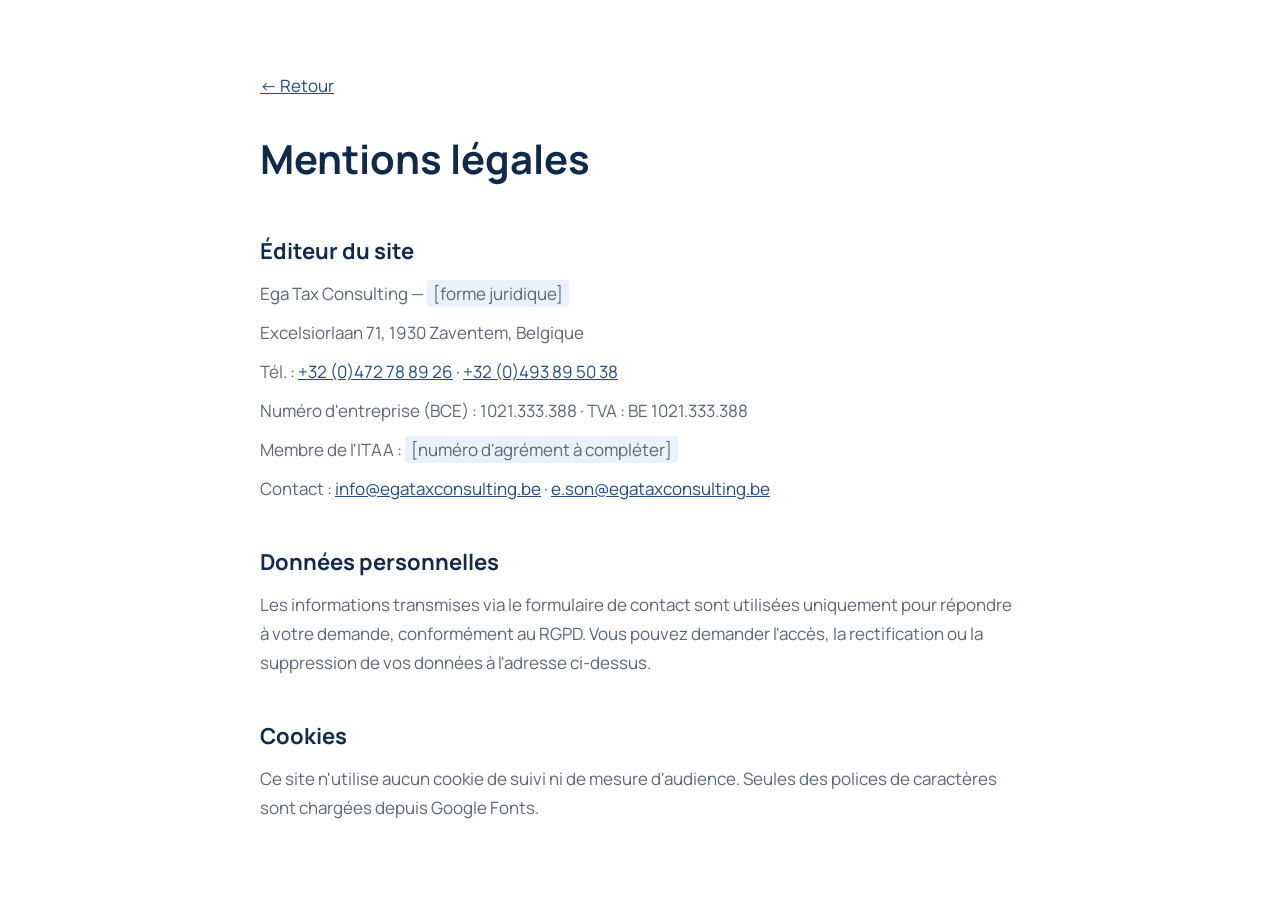
<file: mentions-legales.html>
<!doctype html>
<html lang="fr">
<head>
  <meta charset="utf-8"><meta name="viewport" content="width=device-width, initial-scale=1">
  <title>Mentions légales — Ega Tax Consulting</title>
  <meta name="robots" content="noindex">
  <link rel="icon" href="assets/favicon.svg" type="image/svg+xml">
  <link href="https://fonts.googleapis.com/css2?family=Manrope:wght@400;600;800&display=swap" rel="stylesheet">
  <style>*{box-sizing:border-box}body{margin:0;background:#fff;color:#1A2536;font:400 17px/1.7 Manrope,system-ui,sans-serif}.legal{width:min(100% - 32px,760px);margin:0 auto;padding:72px 0}h1{color:#0F2A4D;font-size:40px;margin:24px 0 32px}h2{color:#0F2A4D;font-size:22px;margin:40px 0 10px}p{color:#5C6778;margin:0 0 10px}a{color:#1E4E8C}.todo{background:#EAF1FA;padding:2px 6px;border-radius:4px}</style>
</head>
<body>
  <main class="legal">
    <a href="javascript:history.back()">← Retour</a>
    <h1>Mentions légales</h1>
    <h2>Éditeur du site</h2>
    <p>Ega Tax Consulting — <span class="todo">[forme juridique]</span></p>
    <p>Excelsiorlaan 71, 1930 Zaventem, Belgique</p>
    <p>Tél. : <a href="tel:+32472788926">+32 (0)472 78 89 26</a> · <a href="tel:+32493895038">+32 (0)493 89 50 38</a></p>
    <p>Numéro d'entreprise (BCE) : 1021.333.388 · TVA : BE 1021.333.388</p>
    <p>Membre de l'ITAA : <span class="todo">[numéro d'agrément à compléter]</span></p>
    <p>Contact : <a href="mailto:info@egataxconsulting.be">info@egataxconsulting.be</a> · <a href="mailto:e.son@egataxconsulting.be">e.son@egataxconsulting.be</a></p>
    <h2>Données personnelles</h2>
    <p>Les informations transmises via le formulaire de contact sont utilisées uniquement pour répondre à votre demande, conformément au RGPD. Vous pouvez demander l'accès, la rectification ou la suppression de vos données à l'adresse ci-dessus.</p>
    <h2>Cookies</h2>
    <p>Ce site n'utilise aucun cookie de suivi ni de mesure d'audience. Seules des polices de caractères sont chargées depuis Google Fonts.</p>
  </main>
</body>
</html>
</file>
<file: version-a/style.css>
/* Ega Tax Consulting — Version A « Classique » */
:root {
  --navy: #14284B;
  --navy-2: #1F3A66;
  --text: #1E2733;
  --muted: #5E6773;
  --line: #E4E7EC;
  --soft: #F6F7F9;
  --white: #FFFFFF;
  --green: #1D9E75;
  --green-d: #0F6E56;
  --green-l: #5DCAA5;
  --green-soft: #E8F5F0;
  --serif: "Cormorant Garamond", Georgia, serif;
  --sans: "Source Sans 3", "Segoe UI", system-ui, sans-serif;
}
*, *::before, *::after { box-sizing: border-box; }
html { scroll-behavior: smooth; scroll-padding-top: 90px; }
body { margin: 0; background: var(--white); color: var(--text); font: 400 17px/1.7 var(--sans); -webkit-font-smoothing: antialiased; }
img { display: block; max-width: 100%; height: auto; }
a { color: inherit; text-decoration: none; }
h1, h2, h3 { margin: 0; color: var(--navy); }
p { margin: 0; }
.wrap { width: min(100% - 32px, 1160px); margin-inline: auto; }
:focus-visible { outline: 2px solid var(--navy-2); outline-offset: 3px; }

/* Barre supérieure */
.topbar { background: var(--navy); color: rgba(255,255,255,.85); font-size: 14px; }
.topbar__inner { display: flex; justify-content: space-between; gap: 16px; padding: 8px 0; }
.topbar__right { display: flex; gap: 24px; }
.topbar a:hover { color: #fff; text-decoration: underline; }

/* En-tête */
.header { position: sticky; top: 0; z-index: 20; background: #fff; border-bottom: 1px solid var(--line); transition: box-shadow .3s; }
.header.is-scrolled { box-shadow: 0 4px 20px rgba(20,40,75,.06); }
.header__inner { display: flex; align-items: center; justify-content: space-between; height: 84px; }
.logo { display: flex; align-items: center; gap: 12px; line-height: 1.1; }
.logo__mark svg { width: 40px; height: 40px; display: block; }
.logo__text { display: grid; }
.logo:hover .logo__mark rect { animation: bar .6s ease; }
.logo__mark rect { transform-origin: bottom; transform-box: fill-box; }
.logo__mark rect:nth-child(2) { animation-delay: .08s !important; } .logo__mark rect:nth-child(3) { animation-delay: .16s !important; }
@keyframes bar { 40% { transform: scaleY(.6); } }
.logo__name { font-family: var(--serif); font-weight: 700; font-size: 27px; color: var(--navy); letter-spacing: .01em; }
.logo__tag { font-size: 12px; letter-spacing: .16em; text-transform: uppercase; color: var(--muted); margin-top: 4px; }
.nav { display: flex; align-items: center; gap: 32px; font-size: 16px; font-weight: 500; }
.nav a:not(.btn) { color: var(--text); position: relative; padding: 6px 0; }
.nav a:not(.btn)::after { content: ""; position: absolute; left: 0; right: 0; bottom: 0; height: 2px; background: var(--green); transform: scaleX(0); transition: transform .3s; }
.nav a:not(.btn):hover::after { transform: scaleX(1); }
.burger { display: none; width: 44px; height: 44px; background: none; border: 0; cursor: pointer; padding: 10px; }
.burger span { display: block; height: 2px; background: var(--navy); margin: 5px 0; transition: transform .3s, opacity .3s; }
.menu-open .burger span:nth-child(1) { transform: translateY(7px) rotate(45deg); }
.menu-open .burger span:nth-child(2) { opacity: 0; }
.menu-open .burger span:nth-child(3) { transform: translateY(-7px) rotate(-45deg); }

/* Boutons */
.btn { display: inline-block; padding: 13px 28px; font: 600 15px var(--sans); letter-spacing: .03em; border: 1px solid var(--navy); transition: background .25s, color .25s; cursor: pointer; }
.btn--solid { background: var(--navy); color: #fff; }
.btn--solid:hover { background: var(--green-d); border-color: var(--green-d); }
.btn--outline { color: var(--navy); background: transparent; }
.btn--outline:hover { background: var(--green-d); border-color: var(--green-d); color: #fff; }
.btn--link { border: 0; padding: 13px 4px; color: var(--navy); }
.btn--link:hover { text-decoration: underline; }

/* Typo commune */
.overline { font-size: 13px; font-weight: 600; letter-spacing: .2em; text-transform: uppercase; color: var(--green-d); margin-bottom: 16px; }
h1 { font-family: var(--serif); font-weight: 600; font-size: clamp(42px, 5.4vw, 66px); line-height: 1.05; }
h2 { font-family: var(--serif); font-weight: 600; font-size: clamp(34px, 4vw, 46px); line-height: 1.12; }
.lead { font-size: 19px; color: var(--muted); margin-top: 22px; max-width: 560px; }
.muted { color: var(--muted); }
.rule { display: block; width: 56px; height: 3px; background: linear-gradient(90deg, var(--green-d), var(--green-l)); margin: 22px auto 0; }

/* Accueil */
.hero { position: relative; min-height: min(86vh, 780px); display: flex; align-items: center; overflow: hidden; color: #fff; background: var(--navy); }
.hero__bg { position: absolute; inset: 0; }
.hero__bg img { width: 100%; height: 100%; object-fit: cover; object-position: center 40%; animation: kenburns 22s ease-out forwards; }
.hero__bg::after { content: ""; position: absolute; inset: 0; background: linear-gradient(100deg, rgba(14,30,58,.92) 0%, rgba(14,30,58,.75) 42%, rgba(14,30,58,.25) 100%); }
@keyframes kenburns { from { transform: scale(1.12); } to { transform: scale(1); } }
.hero__content { position: relative; padding: 110px 0; }
.hero h1 { color: #fff; font-size: clamp(44px, 6vw, 76px); max-width: 820px; }
.hero .lead { color: rgba(255,255,255,.85); max-width: 600px; }
.overline--light { color: var(--green-l); }
.hero__rule { display: block; width: 80px; height: 3px; margin-top: 28px; background: linear-gradient(90deg, var(--green-l), var(--green)); }
.hero__actions { display: flex; flex-wrap: wrap; gap: 14px; margin-top: 40px; }
.hero__in { opacity: 0; transform: translateY(26px); animation: heroIn 1s cubic-bezier(.2,.7,.2,1) forwards; animation-delay: var(--d, 0s); }
@keyframes heroIn { to { opacity: 1; transform: none; } }
.btn--light { background: #fff; color: var(--navy); border-color: #fff; }
.btn--light:hover { background: var(--green); border-color: var(--green); color: #fff; }
.btn--ghost { background: transparent; color: #fff; border-color: rgba(255,255,255,.6); }
.btn--ghost:hover { background: rgba(255,255,255,.12); border-color: #fff; }
.hero__scroll { position: absolute; left: 50%; bottom: 28px; width: 26px; height: 42px; margin-left: -13px; border: 2px solid rgba(255,255,255,.7); border-radius: 14px; }
.hero__scroll span { position: absolute; left: 50%; top: 8px; width: 4px; height: 8px; margin-left: -2px; border-radius: 2px; background: #fff; animation: scrolldot 1.8s infinite; }
@keyframes scrolldot { 0% { opacity: 0; transform: translateY(0); } 30% { opacity: 1; } 100% { opacity: 0; transform: translateY(14px); } }

.audience { border-top: 1px solid var(--line); border-bottom: 1px solid var(--line); padding: 28px 0; text-align: center; }
.audience p { font-family: var(--serif); font-size: 23px; color: var(--muted); font-style: italic; }
.audience strong { color: var(--navy); font-weight: 600; font-style: normal; }

/* Sections */
.section { padding: 110px 0; }
.section--soft { background: var(--soft); }
.head { text-align: center; max-width: 720px; margin: 0 auto 64px; }

/* Services */
.services { display: grid; grid-template-columns: repeat(3, 1fr); gap: 40px; }
.service figure { margin: 0 0 28px; overflow: hidden; position: relative; }
.service figure::after { content: ""; position: absolute; left: 0; bottom: 0; height: 4px; width: 0; background: var(--green); transition: width .5s ease; }
.service:hover figure::after { width: 100%; }
.service img { width: 100%; aspect-ratio: 3 / 2; object-fit: cover; transition: transform .8s; }
.service:hover img { transform: scale(1.04); }
.service h3 { font-family: var(--serif); font-size: 30px; font-weight: 600; margin-bottom: 10px; }
.service > p { color: var(--muted); margin-bottom: 20px; }
.service ul { list-style: none; margin: 0; padding: 0; border-top: 1px solid var(--line); }
.service li { padding: 11px 0 11px 22px; border-bottom: 1px solid var(--line); position: relative; font-size: 16px; }
.service li::before { content: ""; position: absolute; left: 2px; top: 50%; width: 9px; height: 2px; background: var(--green); transition: width .3s; }
.service li { transition: padding-left .3s, color .3s; }
.service li:hover { padding-left: 28px; color: var(--navy); }
.service li:hover::before { width: 16px; }

/* Citation */
.quote { padding: 90px 0; background: var(--navy); position: relative; overflow: hidden; }
.quote::before { content: "“"; position: absolute; left: 50%; top: -30px; transform: translateX(-50%); font-family: var(--serif); font-size: 260px; line-height: 1; color: var(--green); opacity: .25; }
.quote blockquote { position: relative; }
.quote blockquote { margin: 0 auto; max-width: 900px; text-align: center; font-family: var(--serif); font-style: italic; font-size: clamp(26px, 3.2vw, 38px); line-height: 1.35; color: #fff; }

/* Mission */
.mission { display: grid; grid-template-columns: .85fr 1.15fr; gap: 80px; align-items: start; }
.mission__img { margin: 0; position: sticky; top: 120px; }
.mission__img img { width: 100%; aspect-ratio: 4 / 5; object-fit: cover; object-position: 62% 30%; }

.mission__img::after { content: ""; position: absolute; left: -14px; bottom: -14px; width: 120px; height: 120px; border-left: 4px solid var(--green); border-bottom: 4px solid var(--green); }

.values { list-style: none; counter-reset: v; margin: 40px 0 0; padding: 0; }
.values li { counter-increment: v; display: grid; grid-template-columns: 56px 1fr; padding: 22px 0; border-top: 1px solid var(--line); }
.values li:last-child { border-bottom: 1px solid var(--line); }
.values li::before { content: counter(v, upper-roman) "."; font-family: var(--serif); font-size: 24px; color: var(--green); grid-row: span 2; line-height: 1.2; }
.values h3 { font-family: var(--sans); font-size: 18px; font-weight: 600; margin-bottom: 4px; }
.values p { color: var(--muted); }

/* Contact */
.contact { display: grid; grid-template-columns: .8fr 1.2fr; gap: 64px; }
.contact__info { display: grid; gap: 28px; align-content: start; }
.contact__info h3 { font-family: var(--sans); font-size: 13px; letter-spacing: .18em; text-transform: uppercase; color: var(--navy-2); margin-bottom: 6px; }
.contact__info a:hover { text-decoration: underline; }
.form { background: #fff; padding: 40px; border: 1px solid var(--line); display: grid; gap: 18px; }
.form__row { display: grid; grid-template-columns: 1fr 1fr; gap: 18px; }
.form label { display: grid; gap: 6px; font-size: 14px; font-weight: 600; color: var(--navy); }
.form input, .form select, .form textarea { font: 400 16px var(--sans); color: var(--text); padding: 12px 14px; border: 1px solid #CDD3DB; background: #fff; border-radius: 0; width: 100%; }
.form input:focus, .form select:focus, .form textarea:focus { outline: none; border-color: var(--navy); box-shadow: 0 0 0 3px rgba(20,40,75,.12); }
.form .is-invalid { border-color: #B03A2E; }
.form .btn { justify-self: start; }
.form__note { font-size: 14px; color: var(--muted); min-height: 1em; }
.form__note.is-error { color: #B03A2E; }
.map { margin-top: 64px; }
.map iframe { width: 100%; height: 360px; border: 1px solid var(--line); filter: grayscale(.4); }

/* Pied de page */
.footer { border-top: 4px solid var(--green); background: var(--navy); color: rgba(255,255,255,.78); font-size: 15px; padding: 64px 0 24px; }
.footer__inner { display: grid; grid-template-columns: 1.5fr 1fr 1fr; gap: 40px; }
.footer__name { font-family: var(--serif); font-size: 26px; color: #fff; font-weight: 600; margin-bottom: 10px; }
.footer nav { display: grid; gap: 8px; align-content: start; }
.footer a:hover { color: #fff; text-decoration: underline; }
.footer__bottom { display: flex; justify-content: space-between; margin-top: 48px; padding-top: 20px; border-top: 1px solid rgba(255,255,255,.15); font-size: 14px; }

/* Animation */
.fade { opacity: 0; transform: translateY(28px); transition: opacity .9s ease, transform .9s cubic-bezier(.2,.7,.2,1); transition-delay: var(--d, 0s); }
.fade.is-in { opacity: 1; transform: none; }

/* Responsive */
@media (max-width: 980px) {
  .burger { display: block; }
  .nav { position: absolute; top: 100%; left: 0; right: 0; background: #fff; flex-direction: column; align-items: stretch; gap: 0; padding: 8px 16px 24px; border-bottom: 1px solid var(--line); transform: translateY(-120%); transition: transform .35s ease, visibility 0s .35s; z-index: -1; visibility: hidden; }
  .menu-open .nav { transform: none; visibility: visible; transition: transform .35s ease; }
  .nav a:not(.btn) { padding: 14px 0; border-bottom: 1px solid var(--line); }
  .nav__btn { margin-top: 16px; text-align: center; }
  .hero__grid, .mission, .contact { grid-template-columns: 1fr; gap: 48px; }
  .services { grid-template-columns: 1fr; gap: 56px; max-width: 620px; margin: 0 auto; }
  .mission__img { position: relative; top: 0; max-width: 480px; margin-left: 14px; }
  .footer__inner { grid-template-columns: 1fr; }
}
@media (max-width: 640px) {
  body { font-size: 16px; }
  .topbar__inner > span:first-child { display: none; }
  .topbar__inner { justify-content: center; }
  .topbar__right { gap: 16px; font-size: 13px; }
  .logo__name { font-size: 23px; }
  .hero { min-height: 82vh; }
  .hero__scroll { display: none; }
  .hero h1 br { display: none; }
  .hero__content { padding: 72px 0 96px; }
  .hero__bg::after { background: linear-gradient(180deg, rgba(14,30,58,.7), rgba(14,30,58,.9)); }
  .section { padding: 80px 0; }
  .audience p { font-size: 19px; }
  .form { padding: 24px; }
  .form__row { grid-template-columns: 1fr; }
  .footer__bottom { flex-direction: column; gap: 8px; }
}
@media (prefers-reduced-motion: reduce) { .fade, .hero__in { opacity: 1; transform: none; transition: none; animation: none; } .hero__bg img { animation: none; } html { scroll-behavior: auto; } }
</file>
<file: version-b/style.css>
/* Ega Tax Consulting — Version B « Moderne épurée » */
:root {
  --navy: #0F2A4D;
  --navy-2: #1E4E8C;
  --text: #1A2536;
  --muted: #5C6778;
  --line: #E3E8EF;
  --soft: #F5F7FA;
  --tint: #EAF1FA;
  --green: #1D9E75;
  --green-d: #0F6E56;
  --green-l: #5DCAA5;
  --green-soft: #E6F5EF;
  --r: 16px;
  --font: "Manrope", "Segoe UI", system-ui, sans-serif;
}
*, *::before, *::after { box-sizing: border-box; }
html { scroll-behavior: smooth; scroll-padding-top: 84px; }
body { margin: 0; background: #fff; color: var(--text); font: 400 17px/1.7 var(--font); -webkit-font-smoothing: antialiased; }
img { display: block; max-width: 100%; height: auto; }
a { color: inherit; text-decoration: none; }
h1, h2, h3, h4 { margin: 0; color: var(--navy); letter-spacing: -.02em; }
p { margin: 0; }
.wrap { width: min(100% - 32px, 1180px); margin-inline: auto; }
:focus-visible { outline: 2px solid var(--navy-2); outline-offset: 3px; border-radius: 6px; }
svg { fill: none; stroke: currentColor; stroke-width: 1.7; stroke-linecap: round; stroke-linejoin: round; }

/* En-tête */
.header { position: sticky; top: 0; z-index: 20; background: rgba(255,255,255,.95); backdrop-filter: blur(10px); border-bottom: 1px solid transparent; transition: border-color .3s; }
.header.is-scrolled { border-color: var(--line); }
.header__inner { display: flex; align-items: center; justify-content: space-between; height: 76px; }
.logo { display: inline-flex; align-items: center; gap: 10px; font-size: 19px; font-weight: 600; color: var(--navy); }
.logo b { font-weight: 800; }
.logo__mark svg { width: 36px; height: 36px; display: block; }
.logo__mark rect { transform-origin: bottom; transform-box: fill-box; }
.logo:hover .logo__mark rect { animation: bar .6s ease; }
.logo:hover .logo__mark rect:nth-child(2) { animation-delay: .08s; } .logo:hover .logo__mark rect:nth-child(3) { animation-delay: .16s; }
@keyframes bar { 40% { transform: scaleY(.6); } }
.logo--light { color: #fff; }

.nav { display: flex; align-items: center; gap: 28px; font-size: 15px; font-weight: 600; }
.nav a:not(.btn) { color: var(--muted); transition: color .2s; }
.nav a:not(.btn):hover { color: var(--navy); }
.nav .nav__tel { color: var(--navy); }
.burger { display: none; width: 44px; height: 44px; background: none; border: 0; cursor: pointer; position: relative; }
.burger span { position: absolute; left: 11px; right: 11px; height: 2px; background: var(--navy); transition: transform .3s, top .3s; }
.burger span:first-child { top: 17px; } .burger span:last-child { top: 25px; }
.menu-open .burger span:first-child { top: 21px; transform: rotate(45deg); }
.menu-open .burger span:last-child { top: 21px; transform: rotate(-45deg); }

/* Boutons */
.btn { display: inline-flex; align-items: center; justify-content: center; padding: 14px 26px; border-radius: 999px; font: 700 15px var(--font); border: 1.5px solid transparent; cursor: pointer; transition: background .25s, color .25s, border-color .25s, transform .25s; }
.btn:hover { transform: translateY(-1px); }
.btn--dark { background: var(--navy); color: #fff; }
.btn--dark:hover { background: var(--green-d); }
.btn--light { background: #fff; color: var(--navy); border-color: var(--line); }
.btn--light:hover { border-color: var(--navy); }

/* Accueil */
.hero { position: relative; min-height: min(84vh, 760px); display: flex; align-items: center; text-align: center; overflow: hidden; background: var(--navy); color: #fff; }
.hero__bg { position: absolute; inset: 0; }
.hero__bg img { width: 100%; height: 100%; object-fit: cover; object-position: center 30%; animation: kenburns 24s ease-out forwards; }
.hero__bg::after { content: ""; position: absolute; inset: 0; background: linear-gradient(180deg, rgba(15,42,77,.55) 0%, rgba(15,42,77,.78) 70%, rgba(15,42,77,.9) 100%); }
@keyframes kenburns { from { transform: scale(1.12); } to { transform: scale(1); } }
.hero__text { position: relative; max-width: 900px; padding: 100px 0; }
.badge { display: inline-block; padding: 8px 18px; border-radius: 999px; background: rgba(255,255,255,.12); border: 1px solid rgba(255,255,255,.3); color: #fff; font-size: 13px; font-weight: 700; letter-spacing: .08em; text-transform: uppercase; backdrop-filter: blur(6px); }
.hero h1 { color: #fff; font-size: clamp(38px, 5.8vw, 66px); line-height: 1.08; font-weight: 800; margin: 26px 0 22px; }
.hero .lead { font-size: 19px; color: rgba(255,255,255,.86); max-width: 720px; margin: 0 auto; }
.hero__actions { display: flex; justify-content: center; flex-wrap: wrap; gap: 12px; margin-top: 38px; }
.hero__in { opacity: 0; transform: translateY(26px); animation: heroIn 1s cubic-bezier(.2,.7,.2,1) forwards; animation-delay: var(--d, 0s); }
@keyframes heroIn { to { opacity: 1; transform: none; } }
.btn--green { background: var(--green); color: #fff; }
.btn--green:hover { background: var(--green-d); }
.btn--glass { background: rgba(255,255,255,.1); color: #fff; border-color: rgba(255,255,255,.5); }
.btn--glass:hover { background: #fff; color: var(--navy); }

/* Profils */
.profiles { padding: 44px 0; border-bottom: 1px solid var(--line); text-align: center; }
.profiles__title { font-size: 13px; font-weight: 700; letter-spacing: .16em; text-transform: uppercase; color: var(--muted); margin-bottom: 16px; }
.profiles ul { list-style: none; margin: 0; padding: 0; display: flex; flex-wrap: wrap; justify-content: center; gap: 10px 12px; }
.profiles li { padding: 8px 18px; border: 1px solid var(--line); border-radius: 999px; font-weight: 600; color: var(--navy); font-size: 15px; transition: background .25s, color .25s, border-color .25s, transform .25s; cursor: default; }
.profiles li:hover { background: var(--green-soft); border-color: var(--green-l); color: var(--green-d); transform: translateY(-2px); }

/* Sections */
.section { padding: 110px 0; }
.section--soft { background: var(--soft); }
.head { text-align: center; max-width: 720px; margin: 0 auto 60px; }
.eyebrow { display: inline-flex; align-items: center; gap: 10px; font-size: 13px; font-weight: 700; letter-spacing: .16em; text-transform: uppercase; color: var(--green-d); margin-bottom: 14px; }
.eyebrow::before { content: ""; width: 24px; height: 3px; border-radius: 2px; background: linear-gradient(90deg, var(--green-l), var(--green)); }
h2 { font-size: clamp(30px, 3.8vw, 44px); line-height: 1.15; font-weight: 800; }
.head > p:last-child { color: var(--muted); font-size: 18px; margin-top: 16px; }

/* Services */
.cards { display: grid; grid-template-columns: repeat(3, 1fr); gap: 28px; align-items: start; }
.card { border: 1px solid var(--line); border-radius: var(--r); overflow: hidden; background: #fff; transition: box-shadow .3s, transform .3s; }
.card:hover .card__icon { transform: rotate(-8deg) scale(1.06); }
.card:hover { box-shadow: 0 20px 40px -20px rgba(15,42,77,.22); transform: translateY(-3px); }
.card__media, .card > img { overflow: hidden; }
.card img { width: 100%; aspect-ratio: 16 / 10; object-fit: cover; transition: transform .8s ease; }
.card:hover img { transform: scale(1.05); }
.card__body { padding: 0 28px 30px; position: relative; }
.card__icon { width: 52px; height: 52px; border-radius: 14px; background: linear-gradient(135deg, var(--green), var(--green-d)); transition: transform .4s; color: #fff; display: grid; place-items: center; margin-top: -26px; box-shadow: 0 0 0 5px #fff; position: relative; }
.card__icon svg { width: 24px; height: 24px; }
.card h3 { font-size: 22px; margin: 18px 0 14px; }
.card ul { list-style: none; margin: 0; padding: 0; display: grid; gap: 9px; }
.card li { position: relative; padding-left: 28px; font-size: 15.5px; line-height: 1.5; }
.card li::before { content: ""; position: absolute; left: 0; top: 3px; width: 17px; height: 17px; border-radius: 50%; background: var(--green-soft) url("data:image/svg+xml,%3Csvg xmlns='http://www.w3.org/2000/svg' viewBox='0 0 24 24' fill='none' stroke='%230F6E56' stroke-width='3' stroke-linecap='round' stroke-linejoin='round'%3E%3Cpath d='M6 12.5l4 4 8-9'/%3E%3C/svg%3E") center/10px no-repeat; }

/* Valeurs */
.values { display: grid; grid-template-columns: repeat(6, 1fr); gap: 22px; }
.value { grid-column: span 2; background: #fff; border: 1px solid var(--line); border-radius: var(--r); padding: 32px; }
.value:nth-child(4) { grid-column: 2 / span 2; }
.value { transition: transform .3s, box-shadow .3s, border-color .3s; }
.value:hover { transform: translateY(-4px); border-color: var(--green-l); box-shadow: 0 18px 36px -22px rgba(15,110,86,.45); }
.value:hover .value__icon { background: var(--green); color: #fff; }
.value__icon { transition: background .3s, color .3s; width: 48px; height: 48px; border-radius: 12px; background: var(--green-soft); color: var(--green-d); display: grid; place-items: center; margin-bottom: 20px; }
.value__icon svg { width: 24px; height: 24px; }
.value h3 { font-size: 19px; margin-bottom: 8px; }
.value p { color: var(--muted); font-size: 16px; }

/* Approche */
.split { display: grid; grid-template-columns: .9fr 1.1fr; gap: 80px; align-items: center; }
.split__img { margin: 0; border-radius: 24px; overflow: hidden; position: relative; box-shadow: 18px 18px 0 var(--green-soft); }
.split__img img { width: 100%; aspect-ratio: 4 / 4.4; object-fit: cover; object-position: 62% 40%; }
.split__text > p:not(.eyebrow) { color: var(--muted); font-size: 18px; margin-top: 20px; }
.steps { list-style: none; margin: 32px 0 36px; padding: 0; display: grid; gap: 14px; }
.steps li { padding: 18px 20px 18px 56px; border: 1px solid var(--line); border-radius: 12px; position: relative; color: var(--muted); }
.steps li strong { color: var(--navy); }
.steps li { transition: border-color .3s, transform .3s; }
.steps li:hover { border-color: var(--green-l); transform: translateX(4px); }
.steps li::before { content: ""; position: absolute; left: 20px; top: 50%; width: 20px; height: 20px; margin-top: -10px; border-radius: 50%; border: 2px solid var(--green); background: radial-gradient(circle, var(--green) 0 4px, transparent 5px); }

/* Contact */
.contact { display: grid; grid-template-columns: .9fr 1.1fr; gap: 28px; align-items: stretch; }
.contact__info { display: grid; gap: 14px; grid-template-rows: auto auto auto 1fr; }
.info { display: flex; gap: 16px; background: #fff; border: 1px solid var(--line); border-radius: var(--r); padding: 20px 22px; }
.info__icon { flex: none; width: 44px; height: 44px; border-radius: 12px; background: var(--green-soft); color: var(--green-d); display: grid; place-items: center; }
.info__icon svg { width: 22px; height: 22px; }
.info h3 { font-size: 13px; letter-spacing: .12em; text-transform: uppercase; color: var(--muted); margin-bottom: 2px; }
.info p { color: var(--navy); font-weight: 600; line-height: 1.6; }
.info a:hover { color: var(--navy-2); text-decoration: underline; }
.contact__map { width: 100%; min-height: 220px; height: 100%; border: 1px solid var(--line); border-radius: var(--r); }
.form { background: #fff; border: 1px solid var(--line); border-radius: var(--r); padding: 36px; display: grid; gap: 18px; align-content: start; }
.form h3 { font-size: 22px; margin-bottom: 4px; }
.form__row { display: grid; grid-template-columns: 1fr 1fr; gap: 16px; }
.form label { display: grid; gap: 6px; font-size: 14px; font-weight: 700; color: var(--navy); }
.form input, .form select, .form textarea { width: 100%; font: 500 16px var(--font); color: var(--text); padding: 13px 14px; border: 1.5px solid var(--line); border-radius: 10px; background: #fff; transition: border-color .2s, box-shadow .2s; }
.form input:focus, .form select:focus, .form textarea:focus { outline: none; border-color: var(--navy-2); box-shadow: 0 0 0 4px rgba(30,78,140,.12); }
.form .is-invalid { border-color: #C0392B; }
.form .btn { justify-self: start; }
.form__note { font-size: 14px; color: var(--muted); min-height: 1em; }
.form__note.is-error { color: #C0392B; }

/* Pied de page */
.footer { border-top: 4px solid var(--green); background: var(--navy); color: rgba(255,255,255,.75); padding: 64px 0 24px; font-size: 15px; }
.footer__inner { display: grid; grid-template-columns: 1.6fr 1fr 1.2fr; gap: 40px; }
.footer h4 { color: #fff; font-size: 14px; letter-spacing: .1em; text-transform: uppercase; margin-bottom: 14px; }
.footer nav, .footer__inner > div:last-child { display: grid; gap: 8px; align-content: start; }
.footer__about { margin-top: 16px; max-width: 360px; }
.footer a:hover { color: #fff; }
.footer__bottom { display: flex; justify-content: space-between; margin-top: 48px; padding-top: 20px; border-top: 1px solid rgba(255,255,255,.12); font-size: 14px; }

/* Animation */
.fade { opacity: 0; transform: translateY(28px); transition: opacity .8s ease, transform .8s cubic-bezier(.2,.7,.2,1); transition-delay: var(--d, 0s); }
.fade.is-in { opacity: 1; transform: none; }

/* Responsive */
@media (max-width: 1020px) {
  .burger { display: block; }
  .nav { position: absolute; top: 100%; left: 0; right: 0; background: #fff; flex-direction: column; align-items: stretch; gap: 0; padding: 8px 16px 24px; border-bottom: 1px solid var(--line); transform: translateY(-130%); transition: transform .35s ease, visibility 0s .35s; z-index: -1; visibility: hidden; }
  .menu-open .nav { transform: none; visibility: visible; transition: transform .35s ease; }
  .nav a:not(.btn) { padding: 14px 0; border-bottom: 1px solid var(--line); }
  .nav__btn { margin-top: 16px; }
  .cards { grid-template-columns: 1fr; max-width: 620px; margin: 0 auto; }
  .values { grid-template-columns: 1fr 1fr; }
  .value, .value:nth-child(4) { grid-column: auto; }
  .split, .contact { grid-template-columns: 1fr; gap: 40px; }
  .split__img { max-width: 520px; }
  .footer__inner { grid-template-columns: 1fr; }
}
@media (max-width: 640px) {
  body { font-size: 16px; }
  .hero { min-height: 80vh; }
  .hero__text { padding: 72px 0; }
  .section { padding: 80px 0; }
  .values { grid-template-columns: 1fr; }
  .value { padding: 26px; }
  .form { padding: 24px; }
  .form__row { grid-template-columns: 1fr; }
  .footer__bottom { flex-direction: column; gap: 8px; }
}
@media (prefers-reduced-motion: reduce) { .fade, .hero__in { opacity: 1; transform: none; transition: none; animation: none; } .hero__bg img { animation: none; } html { scroll-behavior: auto; } }
</file>
